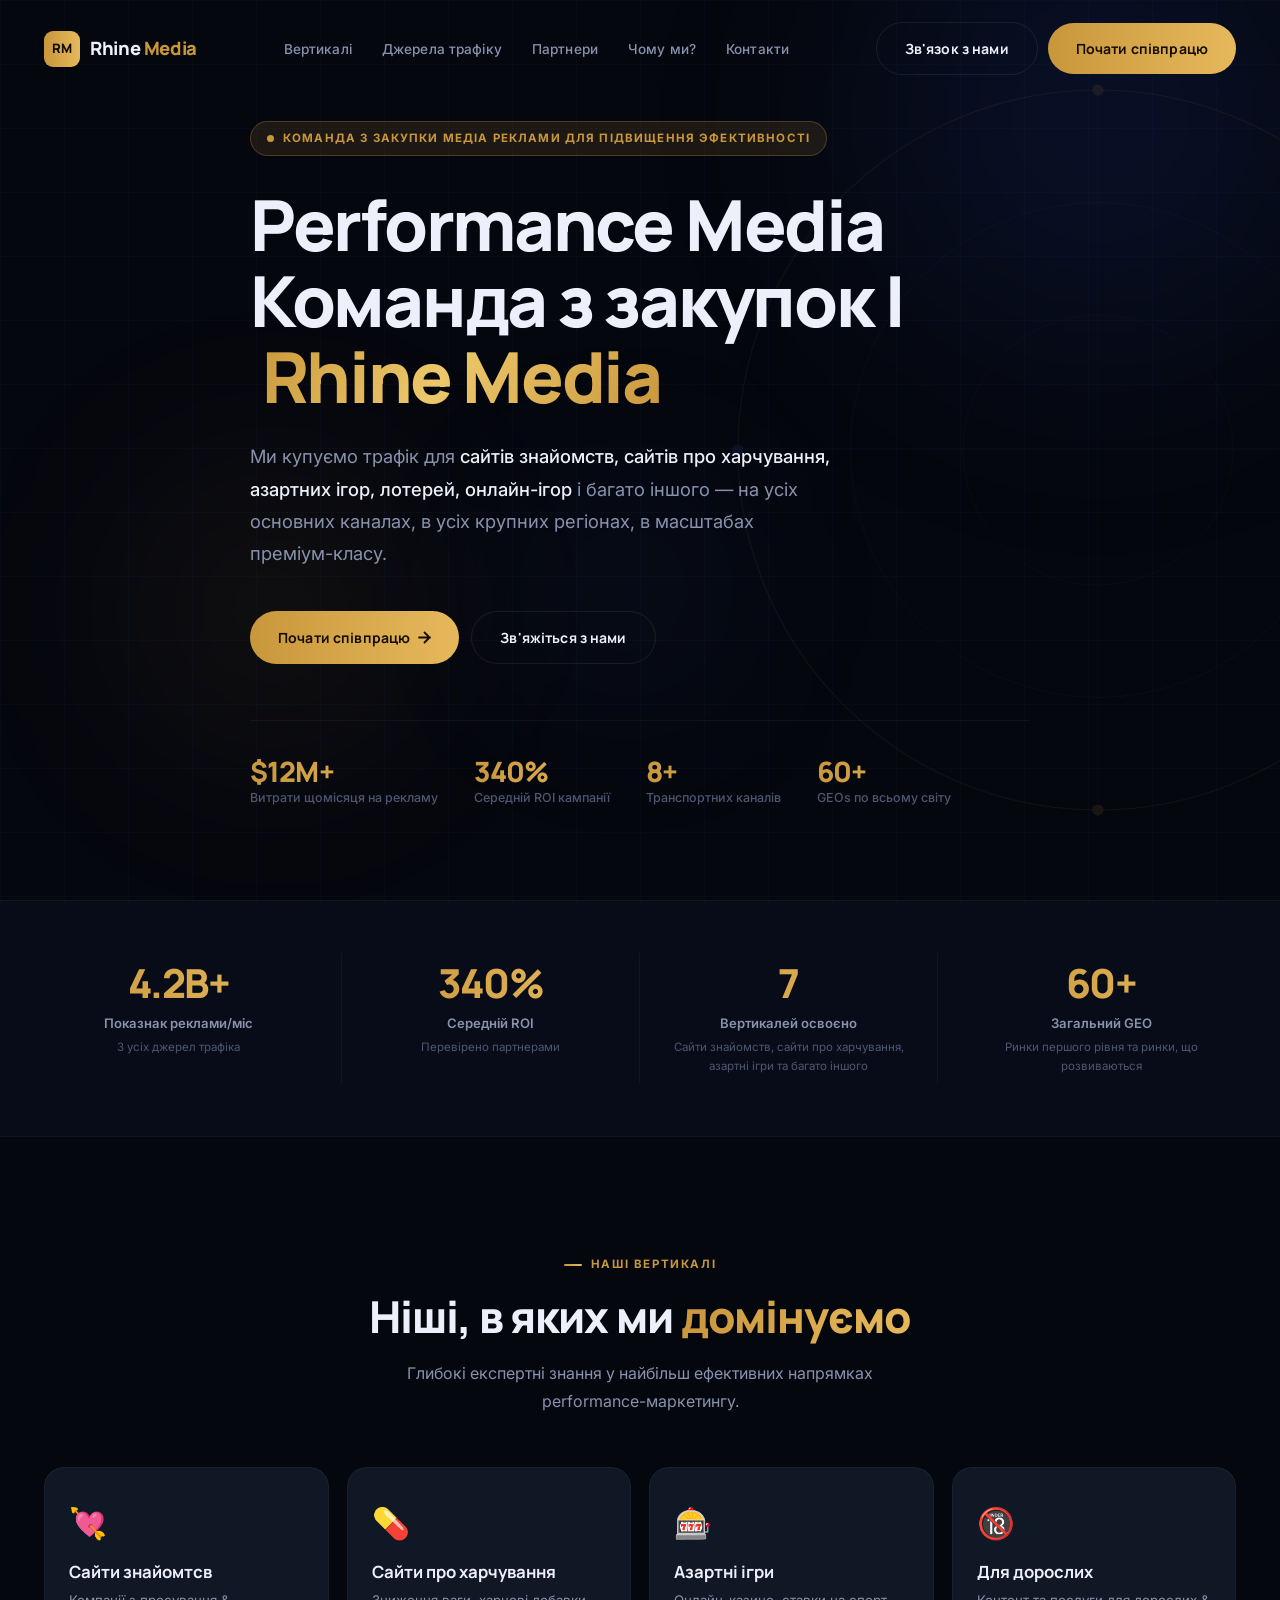
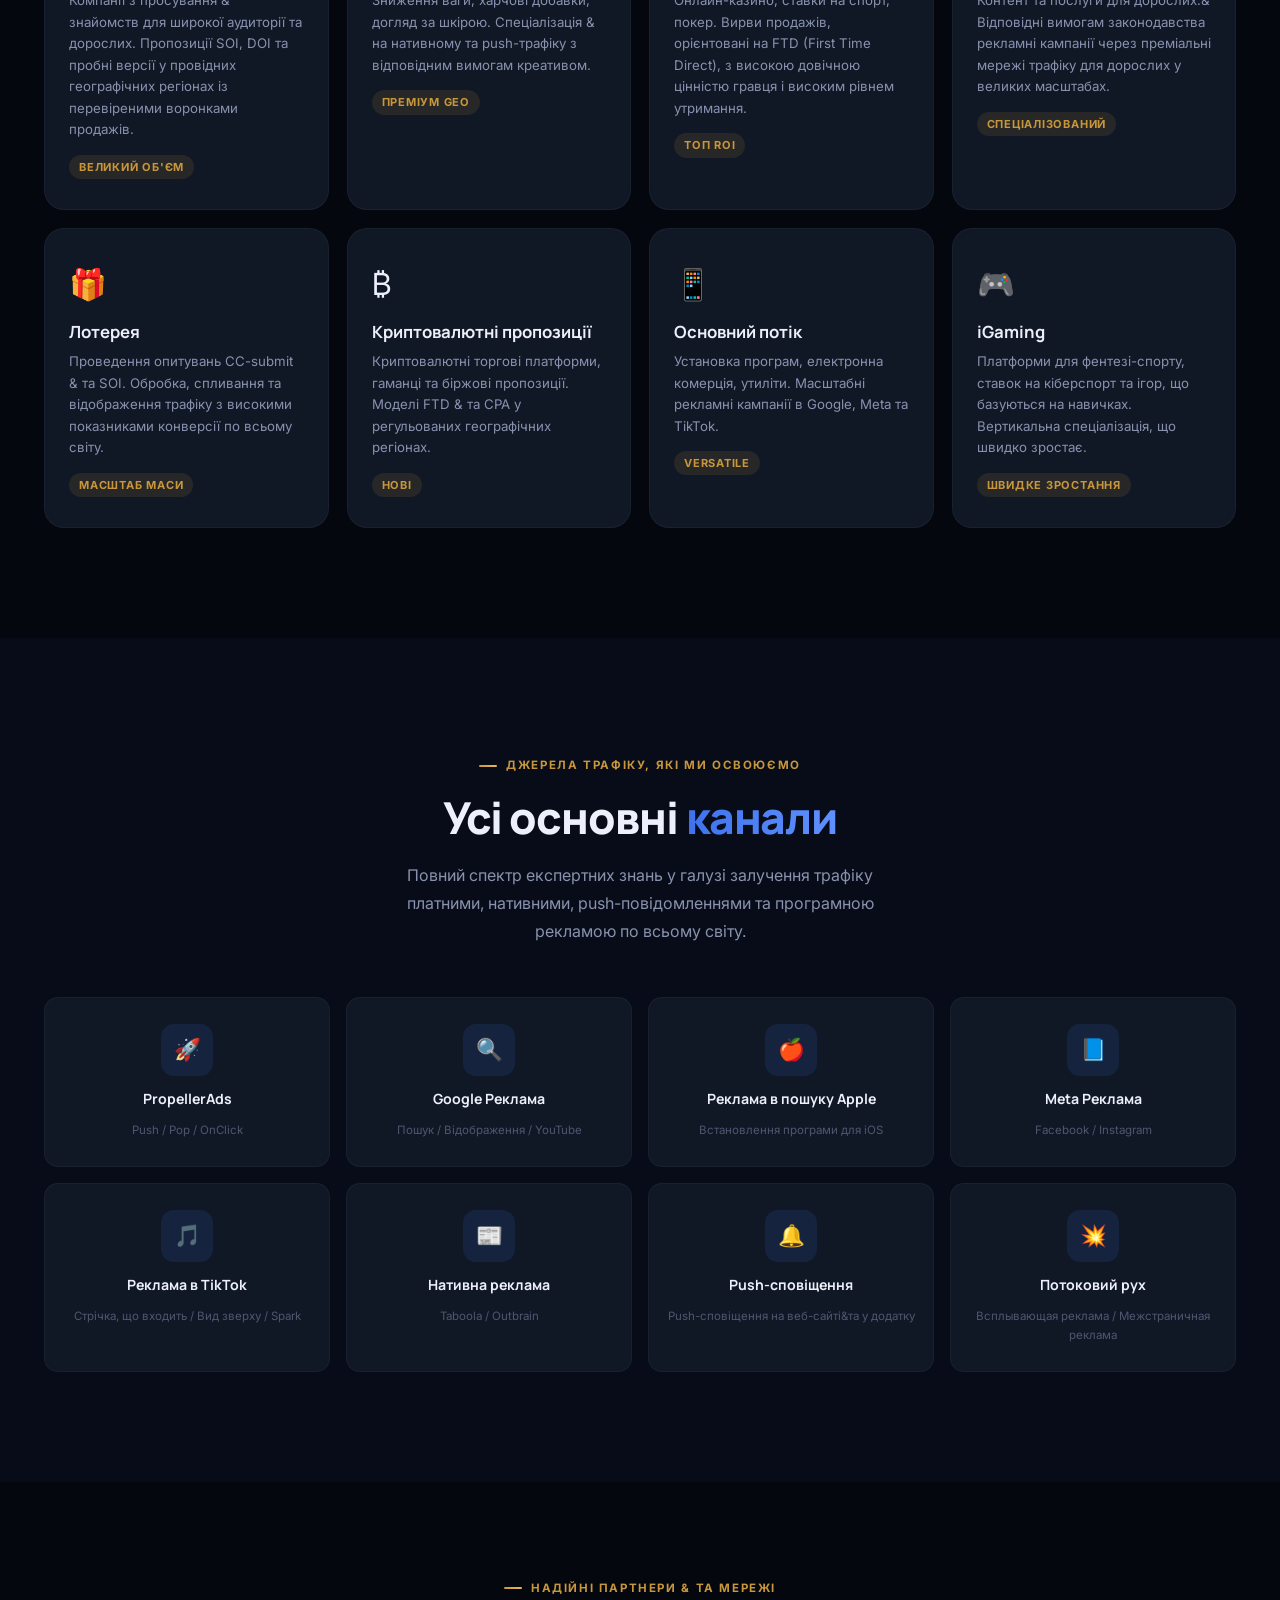
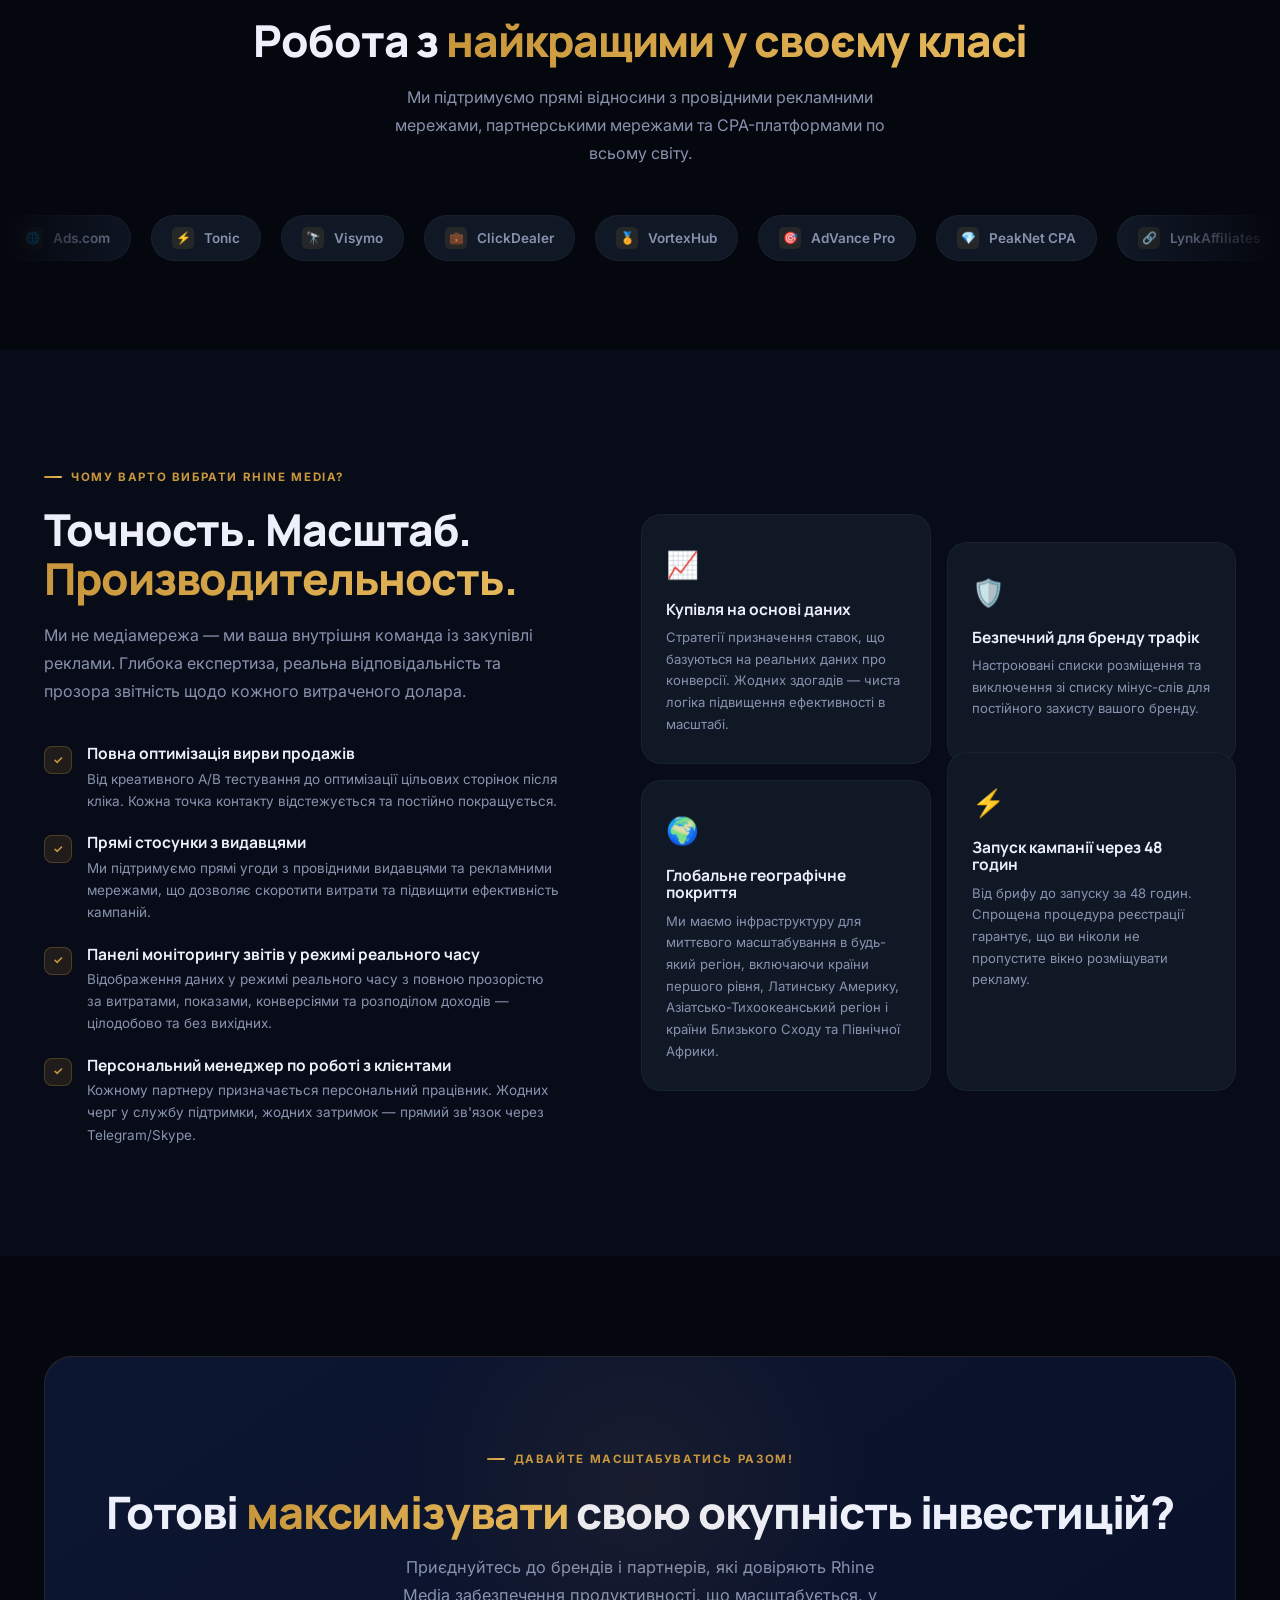
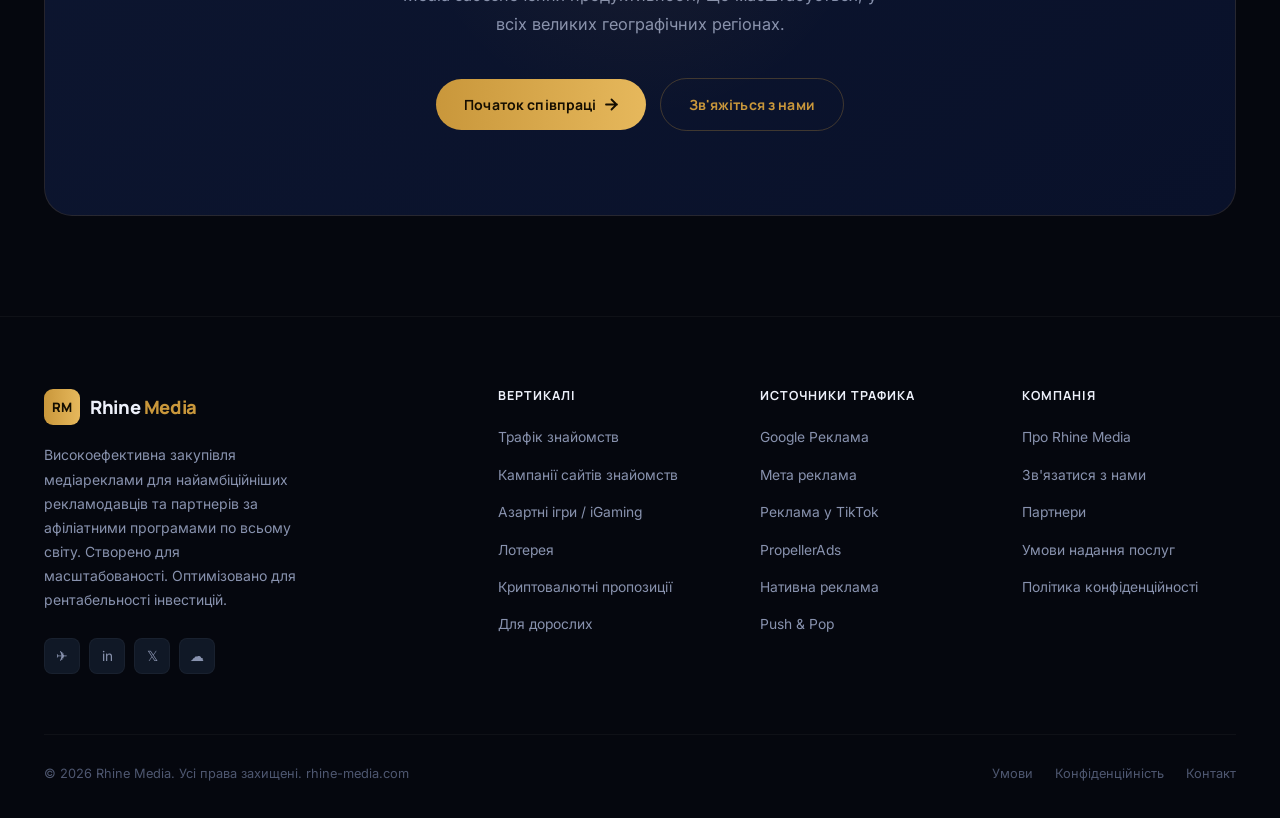
<file: index.html>
<!DOCTYPE html>
<html lang="en">
<head>
  <meta charset="UTF-8" />
  <meta name="viewport" content="width=device-width, initial-scale=1.0" />
  <title>Rhine Media — Performance Media Buying Agency</title>
  <meta name="description" content="Rhine Media is a premium performance media buying agency. We buy traffic for Dating, Nutra, Gambling, Sweepstakes, iGaming and more — globally at scale." />
  <meta property="og:title" content="Rhine Media — Performance Media Buying Agency" />
  <meta property="og:description" content="Premium media buying team. Dating, Nutra, Gambling, Sweepstakes, iGaming. $12M+ monthly ad spend." />
  <meta property="og:type" content="website" />
  <link rel="preconnect" href="https://fonts.googleapis.com" />
  <link rel="preconnect" href="https://fonts.gstatic.com" crossorigin />
  <link href="https://fonts.googleapis.com/css2?family=Manrope:wght@300;400;500;600;700;800;900&family=Inter:wght@300;400;500;600;700&display=swap" rel="stylesheet" />
  <link rel="stylesheet" href="style.css" />
</head>
<body>

  <!-- =========================================================
       NAVIGATION
  ========================================================= -->
  <nav class="navbar" id="navbar">
    <div class="container">
      <div class="nav-inner">

        <!-- Logo -->
        <a href="index.html" class="logo">
          <div class="logo-mark">RM</div>
          <div class="logo-name">Rhine <span>Media</span></div>
        </a>

        <!-- Desktop links -->
        <ul class="nav-links">
          <li><a href="#verticals">Вертикалі</a></li>
          <li><a href="#traffic">Джерела трафіку</a></li>
          <li><a href="#partners">Партнери</a></li>
          <li><a href="#why-us">Чому ми?</a></li>
          <li><a href="contact.html">Контакти</a></li>
        </ul>

        <!-- Right CTA + hamburger -->
        <div class="nav-right">
          <a href="contact.html" class="btn btn-ghost">Зв'язок з нами</a>
          <a href="contact.html" class="btn btn-primary">Почати співпрацю</a>
          <button class="ham" id="ham" aria-label="Open menu">
            <span></span><span></span><span></span>
          </button>
        </div>

      </div>
    </div>
  </nav>

  <!-- Mobile menu drawer -->
  <div class="mob-menu" id="mobMenu">
    <span class="mob-close" id="mobClose">✕</span>
    <a href="#verticals" class="mob-link">Вертикалі</a>
    <a href="#traffic" class="mob-link">Джерела трафіку</a>
    <a href="#partners" class="mob-link">Партнери</a>
    <a href="#why-us" class="mob-link">Чому ми?</a>
    <a href="contact.html" class="mob-link">Контакти</a>
    <a href="contact.html" class="btn btn-primary" style="margin-top:14px;">Почати співпрацю</a>
  </div>


  <!-- =========================================================
       HERO
  ========================================================= -->
  <section class="hero">

    <!-- Decorative BG -->
    <div class="hero-grid"></div>
    <div class="orb orb-a"></div>
    <div class="orb orb-b"></div>
    <div class="orb orb-c"></div>

    <!-- Decorative SVG rings (right side) -->
    <div class="hero-deco" aria-hidden="true">
      <svg viewBox="0 0 600 800" fill="none" xmlns="http://www.w3.org/2000/svg" preserveAspectRatio="xMidYMid slice">
        <circle cx="400" cy="400" r="320" stroke="rgba(201,151,59,0.6)" stroke-width="1"/>
        <circle cx="400" cy="400" r="220" stroke="rgba(62,114,236,0.5)" stroke-width="0.8"/>
        <circle cx="400" cy="400" r="120" stroke="rgba(201,151,59,0.4)" stroke-width="0.6"/>
        <line x1="80" y1="400" x2="720" y2="400" stroke="rgba(255,255,255,0.2)" stroke-width="0.5"/>
        <line x1="400" y1="80" x2="400" y2="720" stroke="rgba(255,255,255,0.2)" stroke-width="0.5"/>
        <circle cx="400" cy="80" r="5" fill="rgba(201,151,59,0.8)"/>
        <circle cx="720" cy="400" r="5" fill="rgba(62,114,236,0.8)"/>
        <circle cx="400" cy="720" r="5" fill="rgba(201,151,59,0.8)"/>
        <circle cx="80"  cy="400" r="5" fill="rgba(62,114,236,0.8)"/>
      </svg>
    </div>

    <div class="container" style="position:relative; z-index:2;">
      <div style="max-width:780px;">

        <!-- Status badge -->
        <div class="hero-badge" data-a="up">
          <span class="badge-pulse"></span>
          Команда з закупки медіа реклами для підвищення эфективності
        </div>

        <!-- Headline -->
        <h1 class="hero-h1" data-a="up" data-d="1">
          <span style="display:block;">Performance Media</span>
          <span style="display:block;">Команда з закупок&nbsp;|&nbsp;<span class="hl">Rhine Media</span></span>
        </h1>

        <!-- Subheadline -->
        <p class="hero-sub" data-a="up" data-d="2">
          Ми купуємо трафік для <strong>сайтів знайомств, сайтів про харчування, азартних ігор, лотерей, онлайн-ігор</strong> і багато іншого —
          на усіх основних каналах, в усіх крупних регіонах, в масштабах преміум-класу.
        </p>

        <!-- Action buttons -->
        <div class="hero-actions" data-a="up" data-d="3">
          <a href="contact.html" class="btn btn-primary">
            Почати співпрацю
            <svg width="13" height="13" viewBox="0 0 13 13" fill="none" aria-hidden="true">
              <path d="M1 6.5h11M6.5 1.5l5 5-5 5" stroke="currentColor" stroke-width="1.8" stroke-linecap="round" stroke-linejoin="round"/>
            </svg>
          </a>
          <a href="contact.html" class="btn btn-ghost">Зв'яжіться з нами</a>
        </div>

        <!-- KPI strip -->
        <div class="hero-kpis" data-a="up" data-d="4">
          <div class="kpi">
            <span class="kpi-v">$12M+</span>
            <span class="kpi-l">Витрати щомісяця на рекламу</span>
          </div>
          <div class="kpi">
            <span class="kpi-v">340%</span>
            <span class="kpi-l">Середній ROI кампанії</span>
          </div>
          <div class="kpi">
            <span class="kpi-v">8+</span>
            <span class="kpi-l">Транспортних каналів</span>
          </div>
          <div class="kpi">
            <span class="kpi-v">60+</span>
            <span class="kpi-l">GEOs по всьому світу</span>
          </div>
        </div>

      </div>
    </div>
  </section>


  <!-- =========================================================
       STATS BAND
  ========================================================= -->
  <div class="stats-band">
    <div class="container">
      <div class="stats-row">

        <div class="stat-cell" data-a="up">
          <div class="stat-num">4.2B+</div>
          <div class="stat-lbl">Показнак реклами/міс</div>
          <div class="stat-sub">З усіх джерел трафіка</div>
        </div>

        <div class="stat-cell" data-a="up" data-d="2">
          <div class="stat-num">340%</div>
          <div class="stat-lbl">Середній ROI</div>
          <div class="stat-sub">Перевірено партнерами</div>
        </div>

        <div class="stat-cell" data-a="up" data-d="3">
          <div class="stat-num">7</div>
          <div class="stat-lbl">Вертикалей освоєно</div>
          <div class="stat-sub">Сайти знайомств, сайти про харчування, азартні ігри та багато іншого</div>
        </div>

        <div class="stat-cell" data-a="up" data-d="4">
          <div class="stat-num">60+</div>
          <div class="stat-lbl">Загальний GEO</div>
          <div class="stat-sub">Ринки першого рівня та ринки, що розвиваються</div>
        </div>

      </div>
    </div>
  </div>


  <!-- =========================================================
       VERTICALS
  ========================================================= -->
  <section class="section verticals" id="verticals">
    <div class="container">

      <div class="sec-center" data-a="up">
        <div class="eyebrow">Наші вертикалі</div>
        <h2 class="sec-title">Ніші, в яких ми  <span class="text-gold">домінуємо</span></h2>
        <p class="sec-sub">Глибокі експертні знання у найбільш ефективних напрямках performance-маркетингу.</p>
      </div>

      <div class="v-grid">

        <!-- Dating -->
        <div class="v-card" data-a="up" data-d="1">
          <span class="v-emoji">💘</span>
          <h3 class="v-name">Сайти знайомтсв</h3>
          <p class="v-desc">Компанії з просування &amp; знайомств для широкої аудиторії та дорослих. Пропозиції SOI, DOI та пробні версії у провідних географічних регіонах із перевіреними воронками продажів.</p>
          <span class="v-pill">Великий об'єм</span>
        </div>

        <!-- Nutra -->
        <div class="v-card" data-a="up" data-d="2">
          <span class="v-emoji">💊</span>
          <h3 class="v-name">Сайти про харчування</h3>
          <p class="v-desc">Зниження ваги, харчові добавки, догляд за шкірою. Спеціалізація &amp; на нативному та push-трафіку з відповідним вимогам креативом.</p>
          <span class="v-pill">Преміум GEO</span>
        </div>

        <!-- Gambling -->
        <div class="v-card" data-a="up" data-d="3">
          <span class="v-emoji">🎰</span>
          <h3 class="v-name">Азартні ігри</h3>
          <p class="v-desc">Онлайн-казино, ставки на спорт, покер. Вирви продажів, орієнтовані на FTD (First Time Direct), з високою довічною цінністю гравця і високим рівнем утримання.</p>
          <span class="v-pill">Tоп ROI</span>
        </div>

        <!-- Adult -->
        <div class="v-card" data-a="up" data-d="4">
          <span class="v-emoji">🔞</span>
          <h3 class="v-name">Для дорослих</h3>
          <p class="v-desc">Контент та послуги для дорослих.&amp; Відповідні вимогам законодавства рекламні кампанії через преміальні мережі трафіку для дорослих у великих масштабах.</p>
          <span class="v-pill">Спеціалізований</span>
        </div>

        <!-- Sweepstakes -->
        <div class="v-card" data-a="up" data-d="1">
          <span class="v-emoji">🎁</span>
          <h3 class="v-name">Лотерея</h3>
          <p class="v-desc">Проведення опитувань CC-submit &amp; та SOI. Обробка, спливання та відображення трафіку з високими показниками конверсії по всьому світу.</p>
          <span class="v-pill">Масштаб маси</span>
        </div>

        <!-- Crypto -->
        <div class="v-card" data-a="up" data-d="2">
          <span class="v-emoji">₿</span>
          <h3 class="v-name">Криптовалютні пропозиції</h3>
          <p class="v-desc">Криптовалютні торгові платформи, гаманці та біржові пропозиції. Моделі FTD &amp; та CPA у регульованих географічних регіонах.</p>
          <span class="v-pill">Нові</span>
        </div>

        <!-- Mainstream -->
        <div class="v-card" data-a="up" data-d="3">
          <span class="v-emoji">📱</span>
          <h3 class="v-name">Основний потік</h3>
          <p class="v-desc">Установка програм, електронна комерція, утиліти. Масштабні рекламні кампанії в Google, Meta та TikTok.</p>
          <span class="v-pill">Versatile</span>
        </div>

        <!-- iGaming -->
        <div class="v-card" data-a="up" data-d="4">
          <span class="v-emoji">🎮</span>
          <h3 class="v-name">iGaming</h3>
          <p class="v-desc">Платформи для фентезі-спорту, ставок на кіберспорт та ігор, що базуються на навичках. Вертикальна спеціалізація, що швидко зростає.</p>
          <span class="v-pill">Швидке зростання</span>
        </div>

      </div>
    </div>
  </section>


  <!-- =========================================================
       TRAFFIC SOURCES
  ========================================================= -->
  <section class="section traffic" id="traffic">
    <div class="container">

      <div class="sec-center" data-a="up">
        <div class="eyebrow">Джерела трафіку, які ми освоюємо</div>
        <h2 class="sec-title">Усі основні <span class="text-blue">канали</span></h2>
        <p class="sec-sub">Повний спектр експертних знань у галузі залучення трафіку платними, нативними, push-повідомленнями та програмною рекламою по всьому світу.</p>
      </div>

      <div class="src-grid">

        <div class="src-card" data-a="scale" data-d="1">
          <div class="src-ico">🚀</div>
          <div class="src-name">PropellerAds</div>
          <div class="src-sub">Push / Pop / OnClick</div>
        </div>

        <div class="src-card" data-a="scale" data-d="2">
          <div class="src-ico">🔍</div>
          <div class="src-name">Google Реклама</div>
          <div class="src-sub">Пошук / Відображення / YouTube</div>
        </div>

        <div class="src-card" data-a="scale" data-d="3">
          <div class="src-ico">🍎</div>
          <div class="src-name">Реклама в пошуку Apple</div>
          <div class="src-sub">Встановлення програми для iOS</div>
        </div>

        <div class="src-card" data-a="scale" data-d="4">
          <div class="src-ico">📘</div>
          <div class="src-name">Meta Реклама</div>
          <div class="src-sub">Facebook / Instagram</div>
        </div>

        <div class="src-card" data-a="scale" data-d="1">
          <div class="src-ico">🎵</div>
          <div class="src-name">Реклама в TikTok</div>
          <div class="src-sub">Стрічка, що входить / Вид зверху / Spark</div>
        </div>

        <div class="src-card" data-a="scale" data-d="2">
          <div class="src-ico">📰</div>
          <div class="src-name">Нативна реклама</div>
          <div class="src-sub">Taboola / Outbrain</div>
        </div>

        <div class="src-card" data-a="scale" data-d="3">
          <div class="src-ico">🔔</div>
          <div class="src-name">Push-сповіщення</div>
          <div class="src-sub">Push-сповіщення на веб-сайті&amp;та у додатку</div>
        </div>

        <div class="src-card" data-a="scale" data-d="4">
          <div class="src-ico">💥</div>
          <div class="src-name">Потоковий рух</div>
          <div class="src-sub">Всплывающая реклама / Межстраничная реклама</div>
        </div>

      </div>
    </div>
  </section>


  <!-- =========================================================
       PARTNERS MARQUEE
  ========================================================= -->
  <section class="partners" id="partners">
    <div class="container">
      <div class="sec-center" data-a="up">
        <div class="eyebrow">Надійні партнери  &amp; та мережі</div>
        <h2 class="sec-title">Робота з <span class="text-gold">найкращими у своєму класі</span></h2>
        <p class="sec-sub">Ми підтримуємо прямі відносини з провідними рекламними мережами, партнерськими мережами та CPA-платформами по всьому світу.</p>
      </div>
    </div>

    <!-- Scrolling marquee strip -->
    <div class="marquee-wrap" style="margin-top:44px;">
      <div class="marquee-track">
        <!-- Set 1 -->
        <div class="p-chip"><div class="p-chip-ico">🌐</div><span class="p-chip-name">Ads.com</span></div>
        <div class="p-chip"><div class="p-chip-ico">⚡</div><span class="p-chip-name">Tonic</span></div>
        <div class="p-chip"><div class="p-chip-ico">🔭</div><span class="p-chip-name">Visymo</span></div>
        <div class="p-chip"><div class="p-chip-ico">💼</div><span class="p-chip-name">ClickDealer</span></div>
        <div class="p-chip"><div class="p-chip-ico">🏅</div><span class="p-chip-name">VortexHub</span></div>
        <div class="p-chip"><div class="p-chip-ico">🎯</div><span class="p-chip-name">AdVance Pro</span></div>
        <div class="p-chip"><div class="p-chip-ico">💎</div><span class="p-chip-name">PeakNet CPA</span></div>
        <div class="p-chip"><div class="p-chip-ico">🔗</div><span class="p-chip-name">LynkAffiliates</span></div>
        <div class="p-chip"><div class="p-chip-ico">🚀</div><span class="p-chip-name">FluxMedia</span></div>
        <div class="p-chip"><div class="p-chip-ico">🌟</div><span class="p-chip-name">NorthStar Network</span></div>
        <div class="p-chip"><div class="p-chip-ico">📊</div><span class="p-chip-name">Affiliate Networks</span></div>
        <div class="p-chip"><div class="p-chip-ico">🤝</div><span class="p-chip-name">CPA Networks</span></div>
        <!-- Set 2 — duplicate for seamless infinite scroll -->
        <div class="p-chip"><div class="p-chip-ico">🌐</div><span class="p-chip-name">Ads.com</span></div>
        <div class="p-chip"><div class="p-chip-ico">⚡</div><span class="p-chip-name">Tonic</span></div>
        <div class="p-chip"><div class="p-chip-ico">🔭</div><span class="p-chip-name">Visymo</span></div>
        <div class="p-chip"><div class="p-chip-ico">💼</div><span class="p-chip-name">ClickDealer</span></div>
        <div class="p-chip"><div class="p-chip-ico">🏅</div><span class="p-chip-name">VortexHub</span></div>
        <div class="p-chip"><div class="p-chip-ico">🎯</div><span class="p-chip-name">AdVance Pro</span></div>
        <div class="p-chip"><div class="p-chip-ico">💎</div><span class="p-chip-name">PeakNet CPA</span></div>
        <div class="p-chip"><div class="p-chip-ico">🔗</div><span class="p-chip-name">LynkAffiliates</span></div>
        <div class="p-chip"><div class="p-chip-ico">🚀</div><span class="p-chip-name">FluxMedia</span></div>
        <div class="p-chip"><div class="p-chip-ico">🌟</div><span class="p-chip-name">NorthStar Network</span></div>
        <div class="p-chip"><div class="p-chip-ico">📊</div><span class="p-chip-name">Affiliate Networks</span></div>
        <div class="p-chip"><div class="p-chip-ico">🤝</div><span class="p-chip-name">CPA Networks</span></div>
      </div>
    </div>
  </section>


  <!-- =========================================================
       WHY US / FEATURES
  ========================================================= -->
  <section class="section features" id="why-us">
    <div class="container">
      <div class="feat-layout">

        <!-- Left: content + checklist -->
        <div class="feat-content">
          <div class="eyebrow" data-a="left">Чому варто вибрати Rhine Media?</div>
          <h2 class="sec-title" data-a="left" data-d="1">
            Точность. Масштаб.<br><span class="text-gold">Производительность.</span>
          </h2>
          <p class="sec-sub" data-a="left" data-d="2">
           Ми не медіамережа — ми ваша внутрішня команда із закупівлі реклами. Глибока експертиза, реальна відповідальність та прозора звітність щодо кожного витраченого долара.
          </p>

          <div class="check-list" style="margin-top:36px;">

            <div class="check-item" data-a="left" data-d="2">
              <div class="chk">✓</div>
              <div class="chk-body">
                <h4>Повна оптимізація вирви продажів</h4>
                <p>Від креативного A/B тестування до оптимізації цільових сторінок після кліка. Кожна точка контакту відстежується та постійно покращується.</p>
              </div>
            </div>

            <div class="check-item" data-a="left" data-d="3">
              <div class="chk">✓</div>
              <div class="chk-body">
                <h4>Прямі стосунки з видавцями</h4>
                <p>Ми підтримуємо прямі угоди з провідними видавцями та рекламними мережами, що дозволяє скоротити витрати та підвищити ефективність кампаній.</p>
              </div>
            </div>

            <div class="check-item" data-a="left" data-d="4">
              <div class="chk">✓</div>
              <div class="chk-body">
                <h4>Панелі моніторингу звітів у режимі реального часу</h4>
                <p>Відображення даних у режимі реального часу з повною прозорістю за витратами, показами, конверсіями та розподілом доходів — цілодобово та без вихідних.</p>
              </div>
            </div>

            <div class="check-item" data-a="left" data-d="5">
              <div class="chk">✓</div>
              <div class="chk-body">
                <h4>Персональний менеджер по роботі з клієнтами</h4>
                <p>Кожному партнеру призначається персональний працівник. Жодних черг у службу підтримки, жодних затримок — прямий зв'язок через Telegram/Skype.</p>
              </div>
            </div>

          </div>
        </div>

        <!-- Right: staggered cards -->
        <div class="feat-cards" data-a="right" data-d="2">

          <div class="fc">
            <div class="fc-ico">📈</div>
            <h4 class="fc-title">Купівля на основі даних</h4>
            <p class="fc-body">Стратегії призначення ставок, що базуються на реальних даних про конверсії. Жодних здогадів — чиста логіка підвищення ефективності в масштабі.</p>
          </div>

          <div class="fc">
            <div class="fc-ico">🛡️</div>
            <h4 class="fc-title">Безпечний для бренду трафік</h4>
            <p class="fc-body">Настроювані списки розміщення та виключення зі списку мінус-слів для постійного захисту вашого бренду.</p>
          </div>

          <div class="fc">
            <div class="fc-ico">🌍</div>
            <h4 class="fc-title">Глобальне географічне покриття</h4>
            <p class="fc-body">Ми маємо інфраструктуру для миттєвого масштабування в будь-який регіон, включаючи країни першого рівня, Латинську Америку, Азіатсько-Тихоокеанський регіон і країни Близького Сходу та Північної Африки.</p>
          </div>

          <div class="fc">
            <div class="fc-ico">⚡</div>
            <h4 class="fc-title">Запуск кампанії через 48 годин</h4>
            <p class="fc-body">Від брифу до запуску за 48 годин. Спрощена процедура реєстрації гарантує, що ви ніколи не пропустите вікно розміщувати рекламу.</p>
          </div>

        </div>

      </div>
    </div>
  </section>


  <!-- =========================================================
       CTA SECTION
  ========================================================= -->
  <section class="cta-sec">
    <div class="container">
      <div class="cta-box" data-a="scale">
        <div class="eyebrow" style="justify-content:center;">Давайте масштабуватись разом!</div>
        <h2>Готові <span class="text-gold">максимізувати</span> свою окупність інвестицій?</h2>
        <p>Приєднуйтесь до брендів і партнерів, які довіряють Rhine Media забезпечення продуктивності, що масштабується, у всіх великих географічних регіонах.</p>
        <div class="cta-btns">
          <a href="contact.html" class="btn btn-primary">
            Початок співпраці
            <svg width="13" height="13" viewBox="0 0 13 13" fill="none" aria-hidden="true">
              <path d="M1 6.5h11M6.5 1.5l5 5-5 5" stroke="currentColor" stroke-width="1.8" stroke-linecap="round" stroke-linejoin="round"/>
            </svg>
          </a>
          <a href="contact.html" class="btn btn-gold-outline">Зв'яжіться з нами</a>
        </div>
      </div>
    </div>
  </section>


  <!-- =========================================================
       FOOTER
  ========================================================= -->
  <footer class="footer">
    <div class="container">

      <div class="footer-cols">

        <!-- Brand col -->
        <div>
          <a href="index.html" class="logo">
            <div class="logo-mark">RM</div>
            <div class="logo-name">Rhine <span>Media</span></div>
          </a>
          <p class="fb-desc">
            Високоефективна закупівля медіареклами для найамбіційніших рекламодавців та партнерів за афіліатними програмами по всьому світу. Створено для масштабованості. Оптимізовано для рентабельності інвестицій.
          </p>
          <div class="footer-social">
            <a href="#" class="soc-btn" aria-label="Telegram">✈</a>
            <a href="#" class="soc-btn" aria-label="LinkedIn">in</a>
            <a href="#" class="soc-btn" aria-label="Twitter / X">𝕏</a>
            <a href="#" class="soc-btn" aria-label="Skype">☁</a>
          </div>
        </div>

        <!-- Services -->
        <div>
          <h4 class="fc-head">Вертикалі</h4>
          <ul class="fc-links">
            <li><a href="#verticals">Трафік знайомств</a></li>
            <li><a href="#verticals">Кампанії сайтів знайомств</a></li>
            <li><a href="#verticals">Азартні ігри / iGaming</a></li>
            <li><a href="#verticals">Лотерея</a></li>
            <li><a href="#verticals">Криптовалютні пропозиції</a></li>
            <li><a href="#verticals">Для дорослих</a></li>
          </ul>
        </div>

        <!-- Traffic -->
        <div>
          <h4 class="fc-head">Источники трафика</h4>
          <ul class="fc-links">
            <li><a href="#traffic">Google Реклама</a></li>
            <li><a href="#traffic">Мета реклама</a></li>
            <li><a href="#traffic">Реклама у TikTok</a></li>
            <li><a href="#traffic">PropellerAds</a></li>
            <li><a href="#traffic">Нативна реклама</a></li>
            <li><a href="#traffic">Push &amp; Pop</a></li>
          </ul>
        </div>

        <!-- Company -->
        <div>
          <h4 class="fc-head">Компанія</h4>
          <ul class="fc-links">
            <li><a href="#why-us">Про Rhine Media</a></li>
            <li><a href="contact.html">Зв'язатися з нами</a></li>
            <li><a href="#partners">Партнери</a></li>
            <li><a href="terms.html">Умови надання послуг</a></li>
            <li><a href="privacy-policy.html">Політика конфіденційності</a></li>
          </ul>
        </div>

      </div>

      <div class="footer-bottom">
        <p class="copy">© 2026 Rhine Media. Усі права захищені. <span style="color:var(--t3)">rhine-media.com</span></p>
        <nav class="f-legal" aria-label="Legal">
          <a href="terms.html">Умови</a>
          <a href="privacy-policy.html">Конфіденційність</a>
          <a href="contact.html">Контакт</a>
        </nav>
      </div>

    </div>
  </footer>
  <script>
   /* ---- Navbar: add .scrolled class on scroll ---- */
    const navbar = document.getElementById('navbar');
    const onScroll = () => {
      navbar.classList.toggle('scrolled', window.scrollY > 55);
    };
    window.addEventListener('scroll', onScroll, { passive: true });

    /* ---- Mobile menu toggle ---- */
    const ham     = document.getElementById('ham');
    const mobMenu = document.getElementById('mobMenu');
    const mobClose = document.getElementById('mobClose');

    ham.addEventListener('click', () => {
      mobMenu.classList.add('open');
      document.body.style.overflow = 'hidden';
    });

    const closeMenu = () => {
      mobMenu.classList.remove('open');
      document.body.style.overflow = '';
    };

    mobClose.addEventListener('click', closeMenu);
    mobMenu.querySelectorAll('.mob-link').forEach(l => l.addEventListener('click', closeMenu));

    /* ---- Scroll-reveal via IntersectionObserver ---- */
    const revealEls = document.querySelectorAll('[data-a]');

    const revealObs = new IntersectionObserver((entries) => {
      entries.forEach(entry => {
        if (entry.isIntersecting) {
          entry.target.classList.add('vis');
        }
      });
    }, { threshold: 0.1, rootMargin: '0px 0px -48px 0px' });

    revealEls.forEach(el => revealObs.observe(el));

    /* ---- Parallax: hero orbs on scroll ---- */
    const orbA = document.querySelector('.orb-a');
    const orbB = document.querySelector('.orb-b');

    window.addEventListener('scroll', () => {
      const y = window.scrollY;
      if (orbA) orbA.style.transform = `translateY(${y * 0.12}px)`;
      if (orbB) orbB.style.transform = `translateY(${y * 0.08}px)`;
    }, { passive: true });
  </script>

<script defer src="https://static.cloudflareinsights.com/beacon.min.js/v833ccba57c9e4d2798f2e76cebdd09a11778172276447" integrity="sha512-57MDmcccJXYtNnH+ZiBwzC4jb2rvgVCEokYN+L/nLlmO8rfYT/gIpW2A569iJ/3b+0UEasghjuZH/ma3wIs/EQ==" data-cf-beacon='{"version":"2024.11.0","token":"798bb26057674b49b1f9435dd6eb6a12","r":1,"server_timing":{"name":{"cfCacheStatus":true,"cfEdge":true,"cfExtPri":true,"cfL4":true,"cfOrigin":true,"cfSpeedBrain":true},"location_startswith":null}}' crossorigin="anonymous"></script>
</body>
</html>
</file>
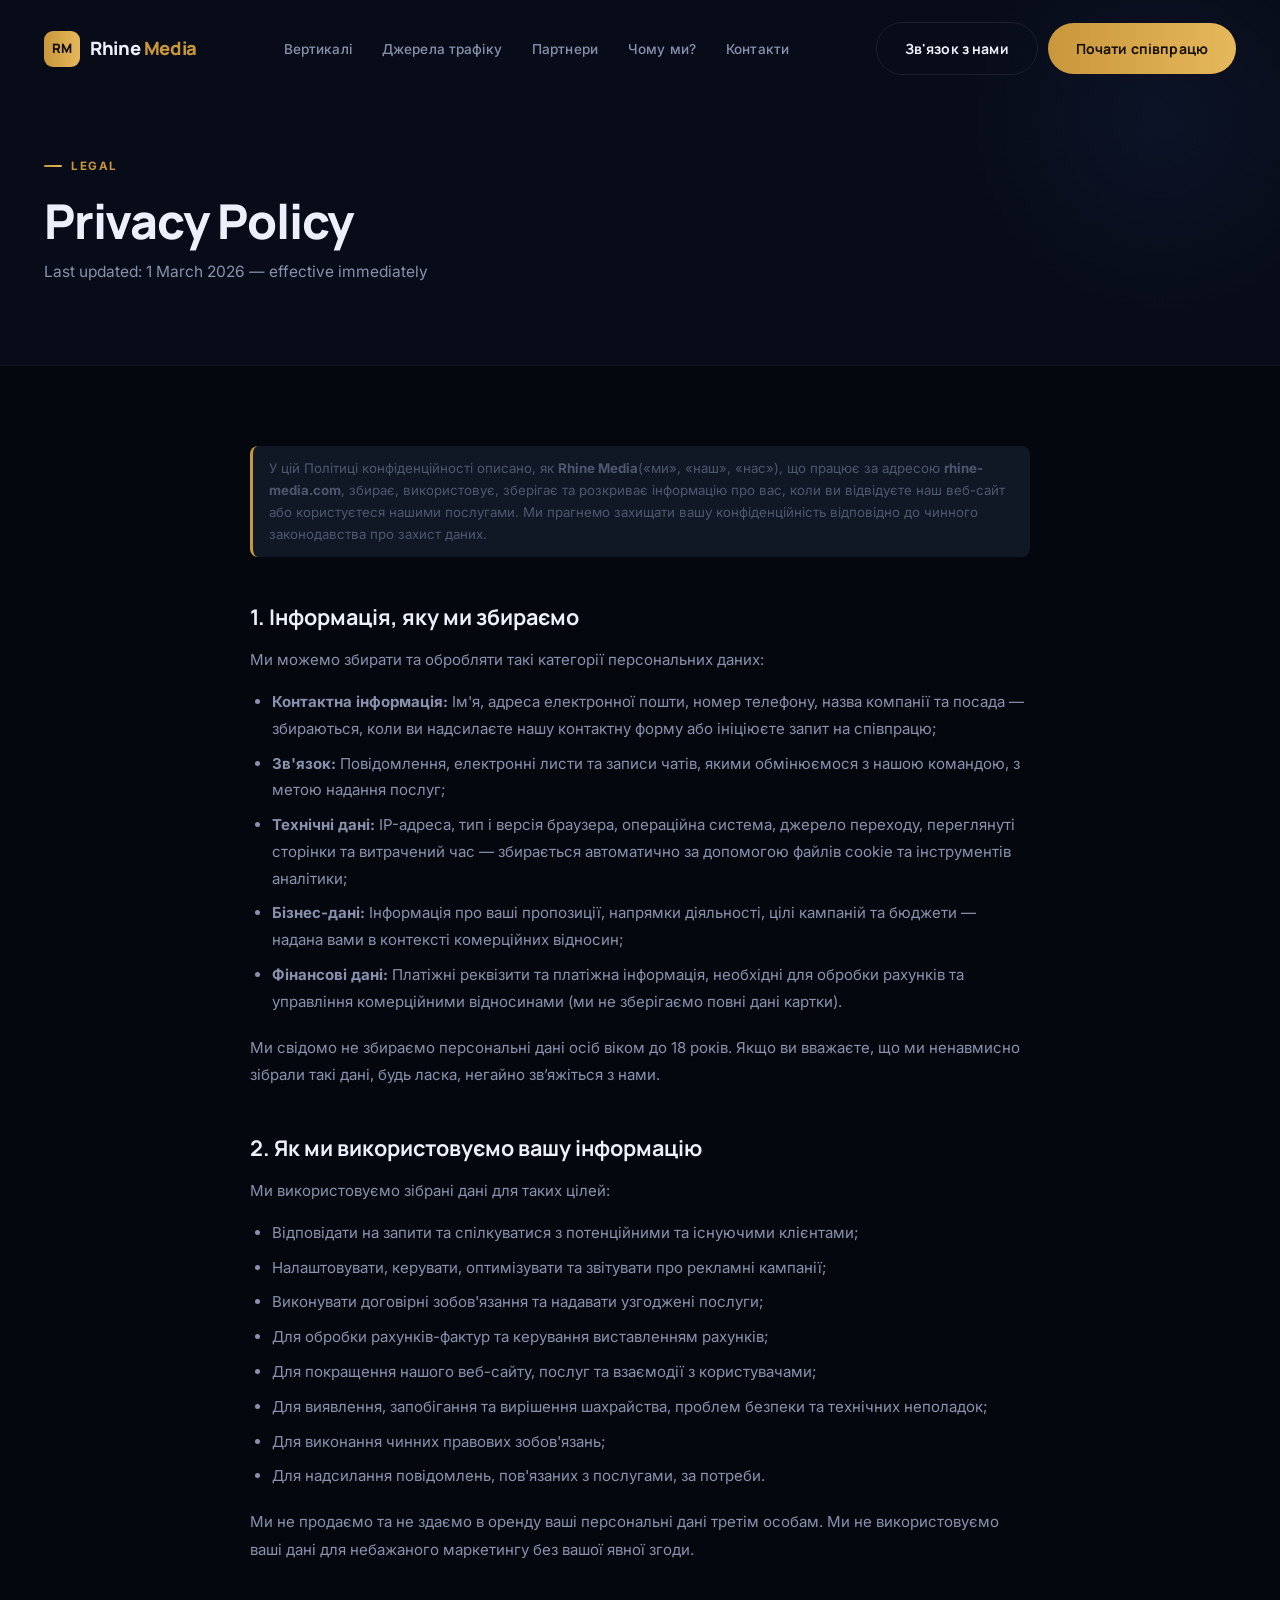
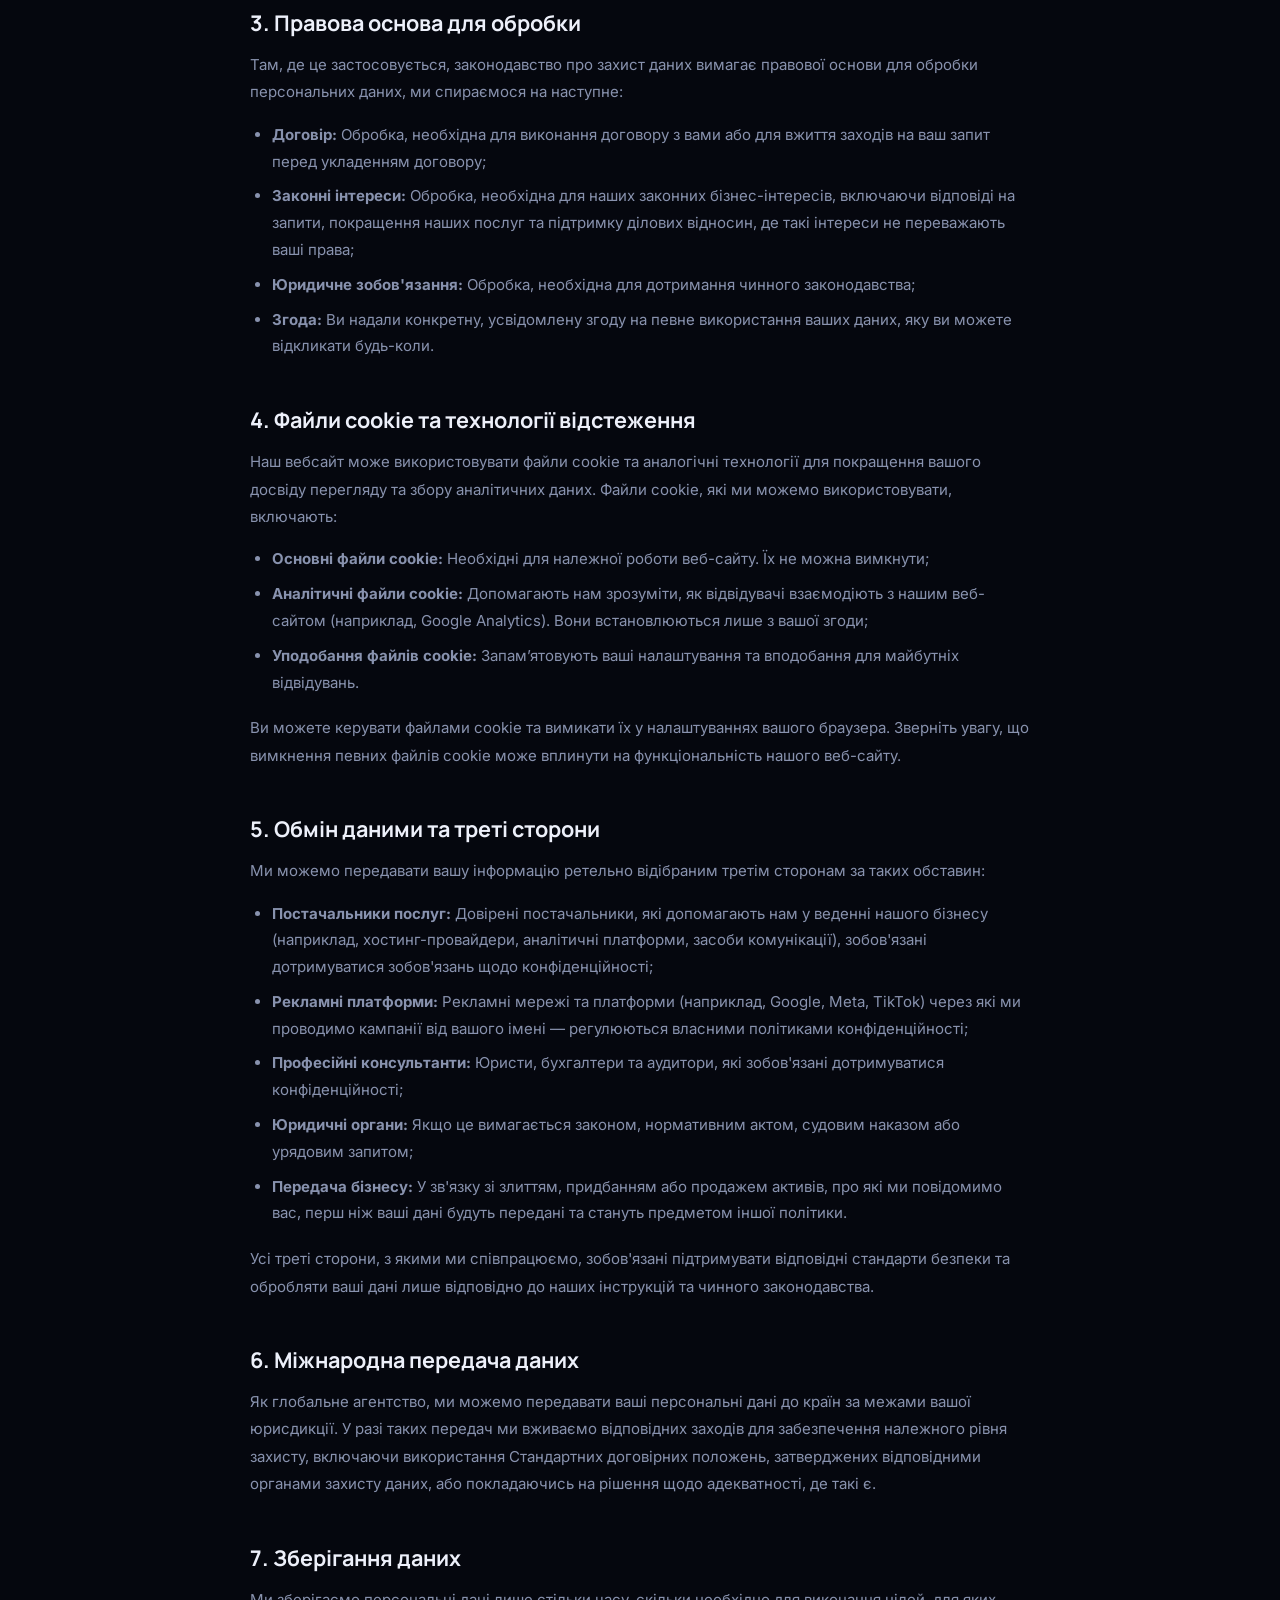
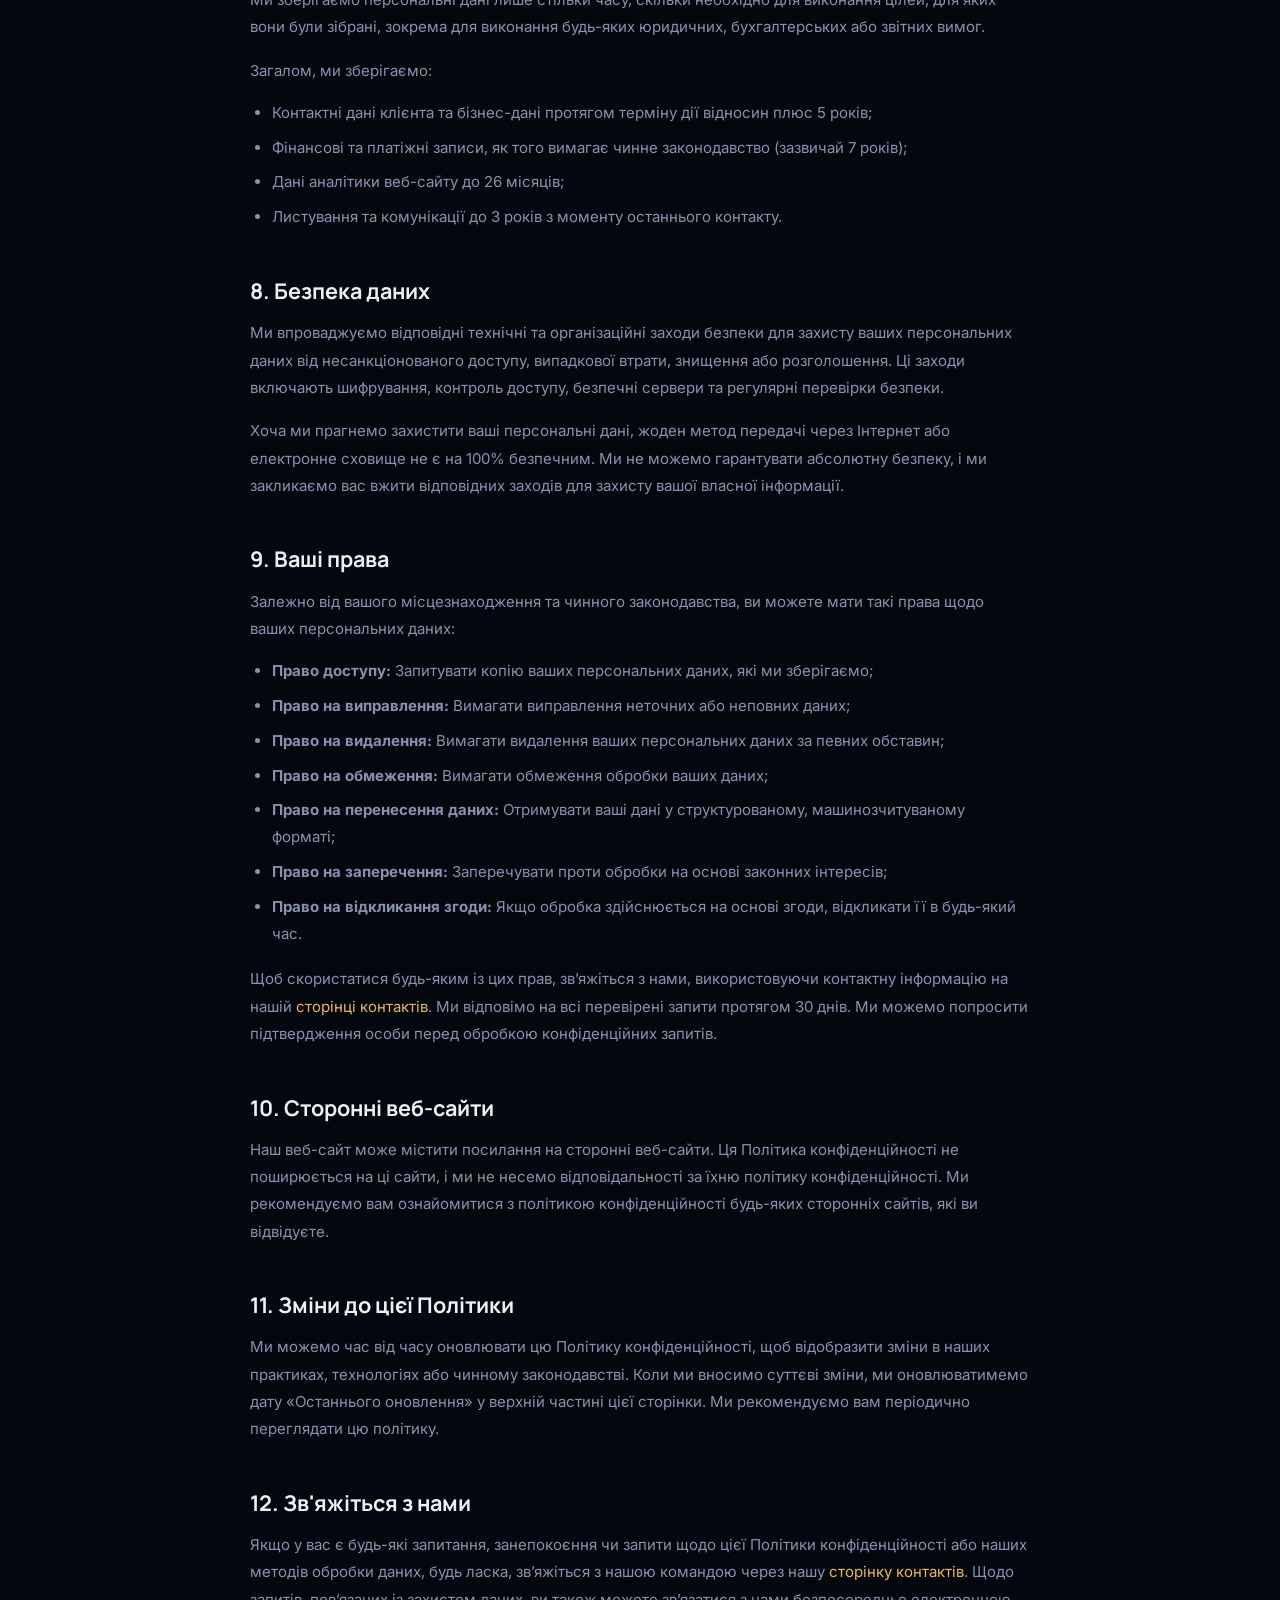
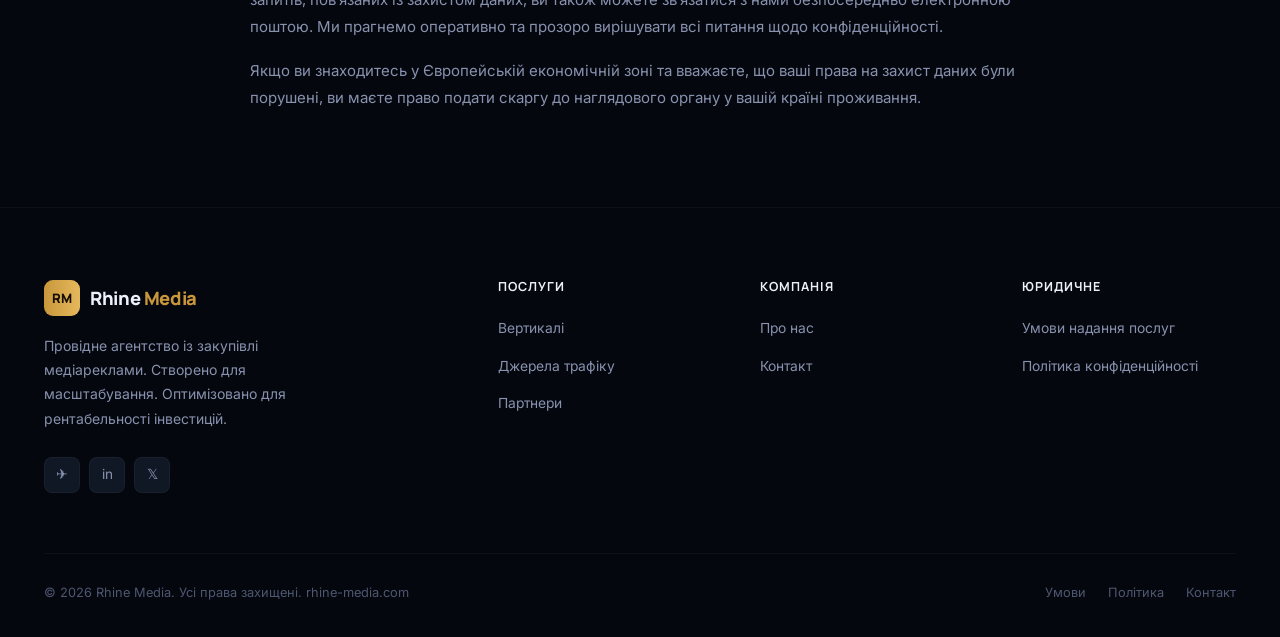
<file: privacy-policy.html>
<!DOCTYPE html>
<html lang="en">
<head>
  <meta charset="UTF-8" />
  <meta name="viewport" content="width=device-width, initial-scale=1.0" />
  <title>Privacy Policy — Rhine Media</title>
  <meta name="description" content="Privacy Policy for Rhine Media performance media buying agency. How we collect, use and protect your data." />
  <link rel="preconnect" href="https://fonts.googleapis.com" />
  <link rel="preconnect" href="https://fonts.gstatic.com" crossorigin />
  <link href="https://fonts.googleapis.com/css2?family=Manrope:wght@300;400;500;600;700;800;900&family=Inter:wght@300;400;500;600;700&display=swap" rel="stylesheet" />
  <link rel="stylesheet" href="style.css" />
</head>
<body>

   <!-- =========================================================
       NAVIGATION
  ========================================================= -->
  <nav class="navbar" id="navbar">
    <div class="container">
      <div class="nav-inner">

        <!-- Logo -->
        <a href="index.html" class="logo">
          <div class="logo-mark">RM</div>
          <div class="logo-name">Rhine <span>Media</span></div>
        </a>

        <!-- Desktop links -->
        <ul class="nav-links">
          <li><a href="#verticals">Вертикалі</a></li>
          <li><a href="#traffic">Джерела трафіку</a></li>
          <li><a href="#partners">Партнери</a></li>
          <li><a href="#why-us">Чому ми?</a></li>
          <li><a href="contact.html">Контакти</a></li>
        </ul>

        <!-- Right CTA + hamburger -->
        <div class="nav-right">
          <a href="contact.html" class="btn btn-ghost">Зв'язок з нами</a>
          <a href="contact.html" class="btn btn-primary">Почати співпрацю</a>
          <button class="ham" id="ham" aria-label="Open menu">
            <span></span><span></span><span></span>
          </button>
        </div>

      </div>
    </div>
  </nav>

  <!-- Mobile menu drawer -->
  <div class="mob-menu" id="mobMenu">
    <span class="mob-close" id="mobClose">✕</span>
    <a href="#verticals" class="mob-link">Вертикалі</a>
    <a href="#traffic" class="mob-link">Джерела трафіку</a>
    <a href="#partners" class="mob-link">Партнери</a>
    <a href="#why-us" class="mob-link">Чому ми?</a>
    <a href="contact.html" class="mob-link">Контакти</a>
    <a href="contact.html" class="btn btn-primary" style="margin-top:14px;">Почати співпрацю</a>
  </div>


  <!-- =========================================================
       PAGE HERO
  ========================================================= -->
  <header class="page-hero">
    <div class="container">
      <div class="eyebrow">Legal</div>
      <h1>Privacy Policy</h1>
      <p>Last updated: 1 March 2026 — effective immediately</p>
    </div>
  </header>


  <!-- =========================================================
       PRIVACY CONTENT
  ========================================================= -->
  <main class="page-body">
    <div class="container">
      <div class="legal-wrap">

        <div class="legal-meta">
          У цій Політиці конфіденційності описано, як <strong>Rhine Media</strong>(«ми», «наш», «нас»), що працює за адресою
          <strong>rhine-media.com</strong>, збирає, використовує, зберігає та розкриває інформацію про вас, коли ви відвідуєте 
          наш веб-сайт або користуєтеся нашими послугами. Ми прагнемо захищати вашу конфіденційність відповідно до чинного 
          законодавства про захист даних.
        </div>

        <h2>1. Інформація, яку ми збираємо</h2>
        <p>Ми можемо збирати та обробляти такі категорії персональних даних:</p>
        <ul>
          <li><strong>Контактна інформація:</strong> Ім'я, адреса електронної пошти, номер телефону, назва компанії та посада —
              збираються, коли ви надсилаєте нашу контактну форму або ініціюєте запит на співпрацю;</li>
          <li><strong>Зв'язок:</strong> Повідомлення, електронні листи та записи чатів, якими обмінюємося з нашою командою,
              з метою надання послуг;</li>
          <li><strong>Технічні дані:</strong> IP-адреса, тип і версія браузера, операційна система, джерело переходу, переглянуті 
              сторінки та витрачений час — збирається автоматично за допомогою файлів cookie та інструментів аналітики;</li>
          <li><strong>Бізнес-дані:</strong> Інформація про ваші пропозиції, напрямки діяльності, цілі кампаній та бюджети — надана 
              вами в контексті комерційних відносин;</li>
          <li><strong>Фінансові дані:</strong> Платіжні реквізити та платіжна інформація, необхідні для обробки
              рахунків та управління комерційними відносинами (ми не зберігаємо повні дані картки).</li>
        </ul>
        <p>
          Ми свідомо не збираємо персональні дані осіб віком до 18 років.
          Якщо ви вважаєте, що ми ненавмисно зібрали такі дані, будь ласка, негайно зв’яжіться з нами.
        </p>

        <h2>2. Як ми використовуємо вашу інформацію</h2>
        <p>Ми використовуємо зібрані дані для таких цілей:</p>
        <ul>
          <li>Відповідати на запити та спілкуватися з потенційними та існуючими клієнтами;</li>
          <li>Налаштовувати, керувати, оптимізувати та звітувати про рекламні кампанії;</li>
          <li>Виконувати договірні зобов'язання та надавати узгоджені послуги;</li>
          <li>Для обробки рахунків-фактур та керування виставленням рахунків;</li>
          <li>Для покращення нашого веб-сайту, послуг та взаємодії з користувачами;</li>
          <li>Для виявлення, запобігання та вирішення шахрайства, проблем безпеки та технічних неполадок;</li>
          <li>Для виконання чинних правових зобов'язань;</li>
          <li>Для надсилання повідомлень, пов'язаних з послугами, за потреби.</li>
        </ul>
        <p>
          Ми не продаємо та не здаємо в оренду ваші персональні дані третім особам. 
          Ми не використовуємо ваші дані для небажаного маркетингу без вашої явної згоди.
        </p>

        <h2>3. Правова основа для обробки</h2>
        <p>
          Там, де це застосовується, законодавство про захист даних вимагає правової основи для обробки персональних даних, ми спираємося на наступне:
        </p>
        <ul>
          <li><strong>Договір:</strong> Обробка, необхідна для виконання договору з вами або для вжиття заходів на ваш запит перед укладенням договору;</li>
          <li><strong>Законні інтереси:</strong> Обробка, необхідна для наших законних бізнес-інтересів, включаючи відповіді на запити, покращення наших 
          послуг та підтримку ділових відносин, де такі інтереси не переважають ваші права;</li>
          <li><strong>Юридичне зобов'язання:</strong> Обробка, необхідна для дотримання чинного законодавства;</li>
          <li><strong>Згода:</strong> Ви надали конкретну, усвідомлену згоду на певне використання ваших даних, яку ви можете відкликати будь-коли.</li>
        </ul>

        <h2>4. Файли cookie та технології відстеження</h2>
        <p>
          Наш вебсайт може використовувати файли cookie та аналогічні технології для покращення вашого досвіду перегляду та збору аналітичних даних. 
          Файли cookie, які ми можемо використовувати, включають:
        </p>
        <ul>
          <li><strong>Основні файли cookie:</strong> Необхідні для належної роботи веб-сайту. Їх не можна вимкнути;</li>
          <li><strong>Аналітичні файли cookie:</strong> Допомагають нам зрозуміти, як відвідувачі взаємодіють з нашим веб-сайтом (наприклад, Google Analytics). 
          Вони встановлюються лише з вашої згоди;</li>
          <li><strong>Уподобання файлів cookie:</strong> Запам’ятовують ваші налаштування та вподобання для майбутніх відвідувань.</li>
        </ul>
        <p>
          Ви можете керувати файлами cookie та вимикати їх у налаштуваннях вашого браузера. 
          Зверніть увагу, що вимкнення певних файлів cookie може вплинути на функціональність нашого веб-сайту.
        </p>

        <h2>5. Обмін даними та треті сторони</h2>
        <p>
          Ми можемо передавати вашу інформацію ретельно відібраним третім сторонам за таких обставин:
        </p>
        <ul>
          <li><strong>Постачальники послуг:</strong> Довірені постачальники, які допомагають нам у веденні нашого бізнесу 
          (наприклад, хостинг-провайдери, аналітичні платформи, засоби комунікації), зобов'язані дотримуватися зобов'язань щодо конфіденційності;</li>
          <li><strong>Рекламні платформи:</strong> Рекламні мережі та платформи (наприклад, Google, Meta, TikTok) через які ми проводимо кампанії 
          від вашого імені — регулюються власними політиками конфіденційності;</li>
          <li><strong>Професійні консультанти:</strong> Юристи, бухгалтери та аудитори, які зобов'язані дотримуватися конфіденційності;</li>
          <li><strong>Юридичні органи:</strong> Якщо це вимагається законом, нормативним актом, судовим наказом або урядовим запитом;</li>
          <li><strong>Передача бізнесу:</strong> У зв'язку зі злиттям, придбанням або продажем активів, про які ми повідомимо вас, 
          перш ніж ваші дані будуть передані та стануть предметом іншої політики.</li>
        </ul>
        <p>
          Усі треті сторони, з якими ми співпрацюємо, зобов'язані підтримувати відповідні 
          стандарти безпеки та обробляти ваші дані лише відповідно до наших інструкцій та чинного законодавства.
        </p>

        <h2>6. Міжнародна передача даних</h2>
        <p>
          Як глобальне агентство, ми можемо передавати ваші персональні дані до країн за межами вашої юрисдикції.
          У разі таких передач ми вживаємо відповідних заходів для забезпечення належного рівня захисту, включаючи використання Стандартних договірних положень, 
          затверджених відповідними органами захисту даних, або покладаючись на рішення
          щодо адекватності, де такі є.
        </p>

        <h2>7. Зберігання даних</h2>
        <p>
          Ми зберігаємо персональні дані лише стільки часу, скільки необхідно для виконання цілей, для яких вони були зібрані,
          зокрема для виконання будь-яких юридичних, бухгалтерських або звітних вимог.
        </p>
        <p>
          Загалом, ми зберігаємо:
        </p>
        <ul>
          <li>Контактні дані клієнта та бізнес-дані протягом терміну дії відносин плюс 5 років;</li>
          <li>Фінансові та платіжні записи, як того вимагає чинне законодавство (зазвичай 7 років);</li>
          <li>Дані аналітики веб-сайту до 26 місяців;</li>
          <li>Листування та комунікації до 3 років з моменту останнього контакту.</li>
        </ul>

        <h2>8. Безпека даних</h2>
        <p>
          Ми впроваджуємо відповідні технічні та організаційні заходи безпеки для захисту ваших персональних даних 
          від несанкціонованого доступу, випадкової втрати, знищення або розголошення. Ці заходи включають шифрування, 
          контроль доступу, безпечні сервери та регулярні перевірки безпеки.
        </p>
        <p>
          Хоча ми прагнемо захистити ваші персональні дані, жоден метод передачі через Інтернет або електронне сховище 
          не є на 100% безпечним. Ми не можемо гарантувати абсолютну безпеку, і ми закликаємо вас вжити відповідних заходів 
          для захисту вашої власної інформації.
        </p>

        <h2>9. Ваші права</h2>
        <p>
          Залежно від вашого місцезнаходження та чинного законодавства, ви можете мати такі права щодо ваших персональних даних:
        </p>
        <ul>
          <li><strong>Право доступу:</strong> Запитувати копію ваших персональних даних, які ми зберігаємо;</li>
          <li><strong>Право на виправлення:</strong> Вимагати виправлення неточних або неповних даних;</li>
          <li><strong>Право на видалення:</strong> Вимагати видалення ваших персональних даних за певних обставин;</li>
          <li><strong>Право на обмеження:</strong> Вимагати обмеження обробки ваших даних;</li>
          <li><strong>Право на перенесення даних:</strong> Отримувати ваші дані у структурованому, машинозчитуваному форматі;</li>
          <li><strong>Право на заперечення:</strong> Заперечувати проти обробки на основі законних інтересів;</li>
          <li><strong>Право на відкликання згоди:</strong> Якщо обробка здійснюється на основі згоди, відкликати її в будь-який час.</li>
        </ul>
        <p>
          Щоб скористатися будь-яким із цих прав, зв’яжіться з нами, використовуючи контактну інформацію на нашій <a href="contact.html">сторінці контактів</a>.
          Ми відповімо на всі перевірені запити протягом 30 днів. Ми можемо попросити підтвердження особи перед обробкою конфіденційних запитів.
        </p>

        <h2>10. Сторонні веб-сайти</h2>
        <p>
          Наш веб-сайт може містити посилання на сторонні веб-сайти. Ця Політика конфіденційності не поширюється на ці сайти,
          і ми не несемо відповідальності за їхню політику конфіденційності. Ми рекомендуємо вам ознайомитися з політикою конфіденційності 
          будь-яких сторонніх сайтів, які ви відвідуєте.
        </p>

        <h2>11. Зміни до цієї Політики</h2>
        <p>
          Ми можемо час від часу оновлювати цю Політику конфіденційності, щоб відобразити зміни в наших практиках, 
          технологіях або чинному законодавстві. Коли ми вносимо суттєві зміни, ми оновлюватимемо дату «Останнього оновлення» 
          у верхній частині цієї сторінки. Ми рекомендуємо вам періодично переглядати цю політику.
        </p>

        <h2>12. Зв'яжіться з нами</h2>
        <p>
          Якщо у вас є будь-які запитання, занепокоєння чи запити щодо цієї Політики конфіденційності або наших методів обробки даних, 
          будь ласка, зв’яжіться з нашою командою через нашу <a href="contact.html">сторінку контактів</a>.
          Щодо запитів, пов’язаних із захистом даних, ви також можете зв’язатися з нами безпосередньо електронною поштою. 
          Ми прагнемо оперативно та прозоро вирішувати всі питання щодо конфіденційності.
        </p>
        <p>
          Якщо ви знаходитесь у Європейській економічній зоні та вважаєте, що ваші права на захист даних були порушені, 
          ви маєте право подати скаргу до наглядового органу у вашій країні проживання.
        </p>

      </div>
    </div>
  </main>


  <!-- =========================================================
       FOOTER
  ========================================================= -->
  <footer class="footer">
    <div class="container">
      <div class="footer-cols">
        <div>
          <a href="index.html" class="logo">
            <div class="logo-mark">RM</div>
            <div class="logo-name">Rhine <span>Media</span></div>
          </a>
          <p class="fb-desc">Провідне агентство із закупівлі медіареклами. Створено для масштабування. Оптимізовано для рентабельності інвестицій.</p>
          <div class="footer-social">
            <a href="#" class="soc-btn" aria-label="Telegram">✈</a>
            <a href="#" class="soc-btn" aria-label="LinkedIn">in</a>
            <a href="#" class="soc-btn" aria-label="X">𝕏</a>
          </div>
        </div>
        <div>
          <h4 class="fc-head">Послуги</h4>
          <ul class="fc-links">
            <li><a href="index.html#verticals">Вертикалі</a></li>
            <li><a href="index.html#traffic">Джерела трафіку</a></li>
            <li><a href="index.html#partners">Партнери</a></li>
          </ul>
        </div>
        <div>
          <h4 class="fc-head">Компанія</h4>
          <ul class="fc-links">
            <li><a href="index.html#why-us">Про нас</a></li>
            <li><a href="contact.html">Контакт</a></li>
          </ul>
        </div>
        <div>
          <h4 class="fc-head">Юридичне</h4>
          <ul class="fc-links">
            <li><a href="terms.html">Умови надання послуг</a></li>
            <li><a href="privacy-policy.html">Політика конфіденційності</a></li>
          </ul>
        </div>
      </div>
      <div class="footer-bottom">
        <p class="copy">© 2026 Rhine Media. Усі права захищені. rhine-media.com</p>
        <nav class="f-legal">
          <a href="terms.html">Умови</a>
          <a href="privacy-policy.html">Політика</a>
          <a href="contact.html">Контакт</a>
        </nav>
      </div>
    </div>
  </footer>

  <script>
    const navbar = document.getElementById('navbar');
    window.addEventListener('scroll', () => {
      navbar.classList.toggle('scrolled', window.scrollY > 55);
    }, { passive: true });
    const ham = document.getElementById('ham');
    const mobMenu = document.getElementById('mobMenu');
    const mobClose = document.getElementById('mobClose');
    ham.addEventListener('click', () => { mobMenu.classList.add('open'); document.body.style.overflow = 'hidden'; });
    const closeMenu = () => { mobMenu.classList.remove('open'); document.body.style.overflow = ''; };
    mobClose.addEventListener('click', closeMenu);
    document.querySelectorAll('[data-a]').forEach(el => {
      new IntersectionObserver((entries) => {
        entries.forEach(e => { if (e.isIntersecting) e.target.classList.add('vis'); });
      }, { threshold: 0.1 }).observe(el);
    });
  </script>

<script defer src="https://static.cloudflareinsights.com/beacon.min.js/v833ccba57c9e4d2798f2e76cebdd09a11778172276447" integrity="sha512-57MDmcccJXYtNnH+ZiBwzC4jb2rvgVCEokYN+L/nLlmO8rfYT/gIpW2A569iJ/3b+0UEasghjuZH/ma3wIs/EQ==" data-cf-beacon='{"version":"2024.11.0","token":"798bb26057674b49b1f9435dd6eb6a12","r":1,"server_timing":{"name":{"cfCacheStatus":true,"cfEdge":true,"cfExtPri":true,"cfL4":true,"cfOrigin":true,"cfSpeedBrain":true},"location_startswith":null}}' crossorigin="anonymous"></script>
</body>
</html>
</file>
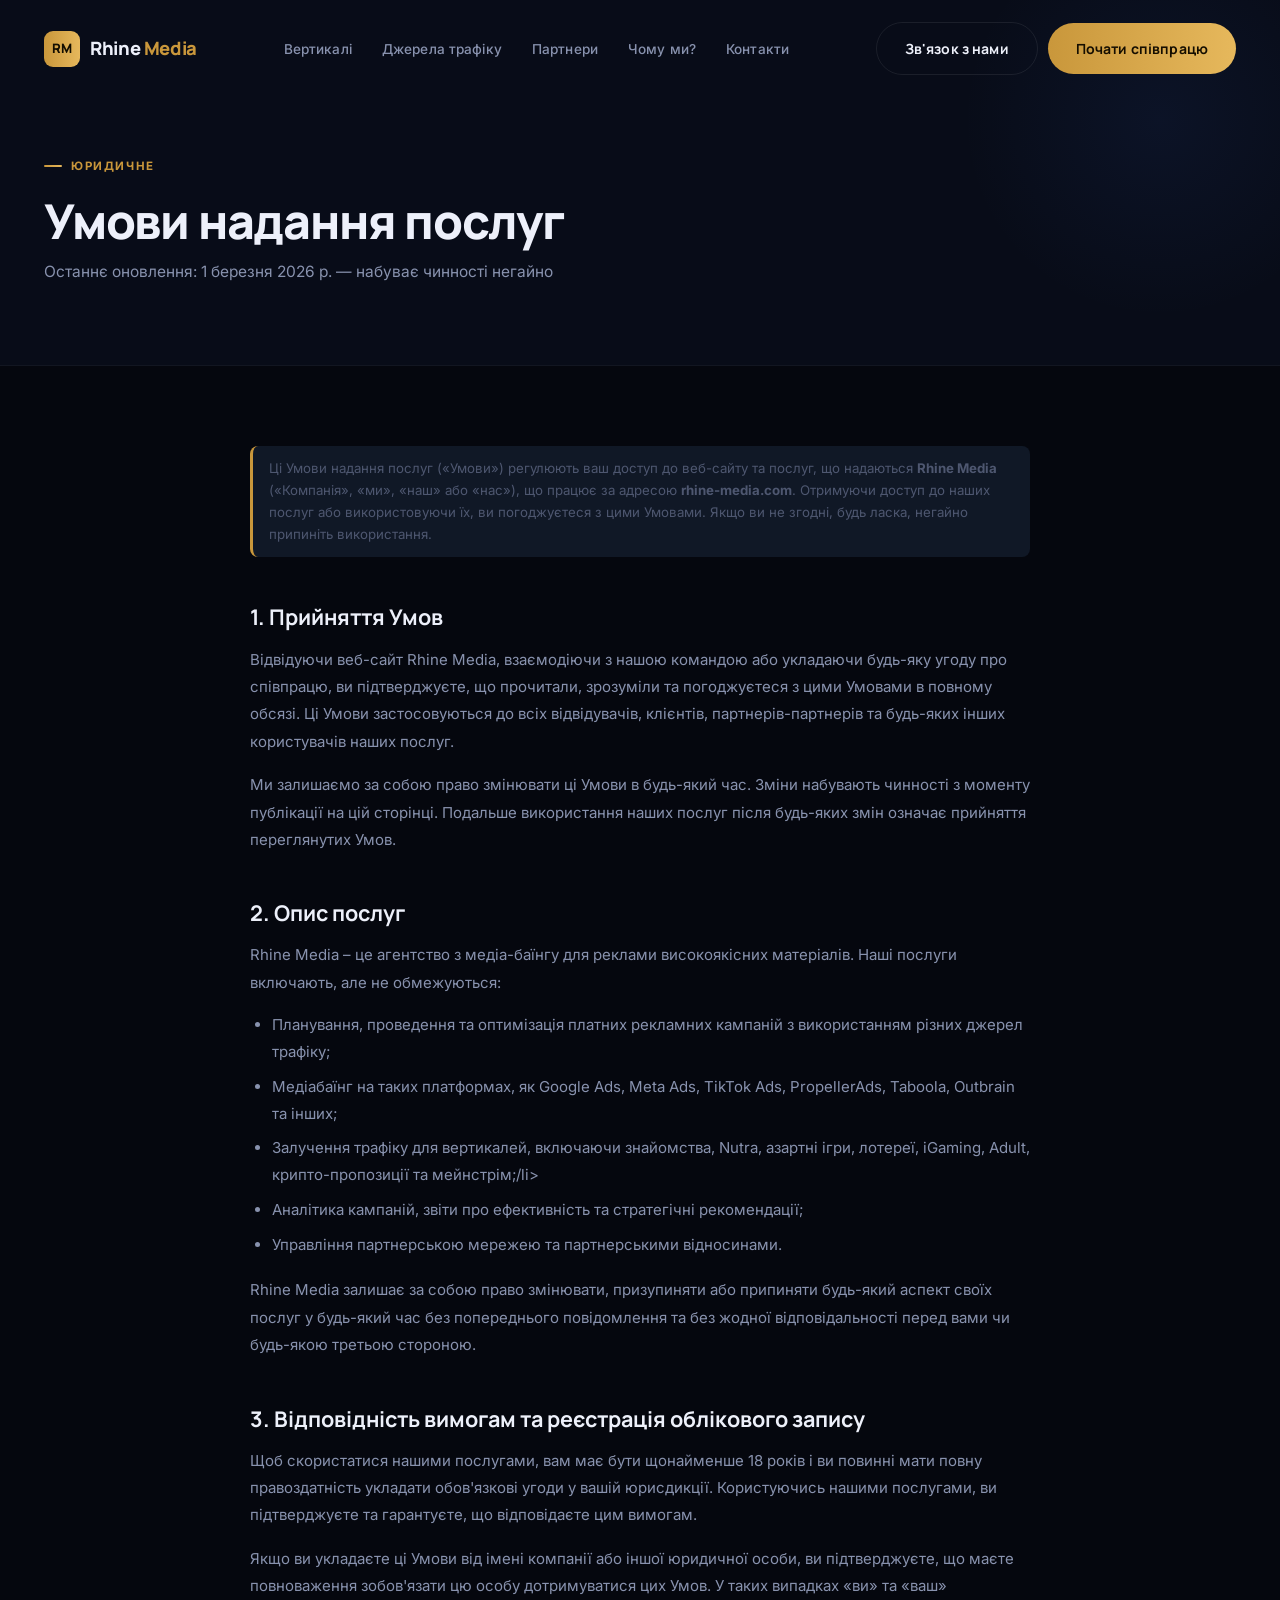
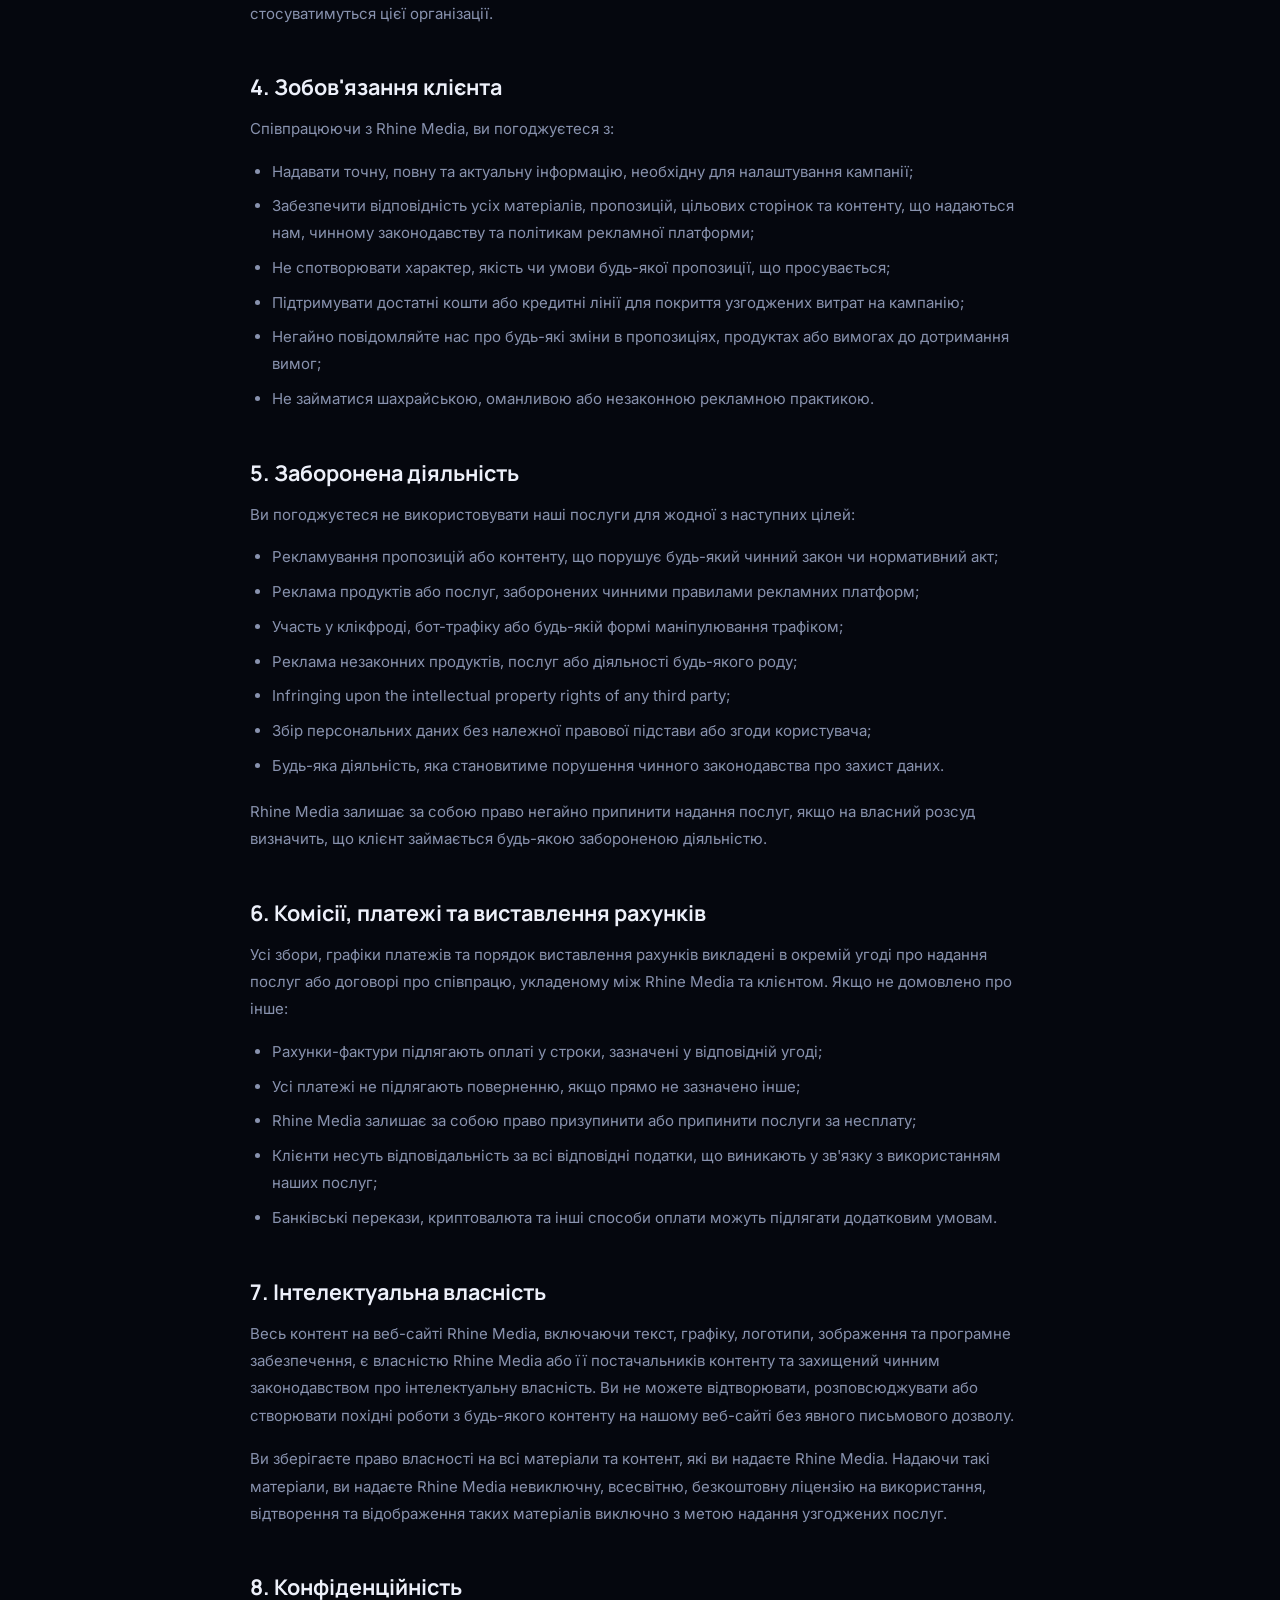
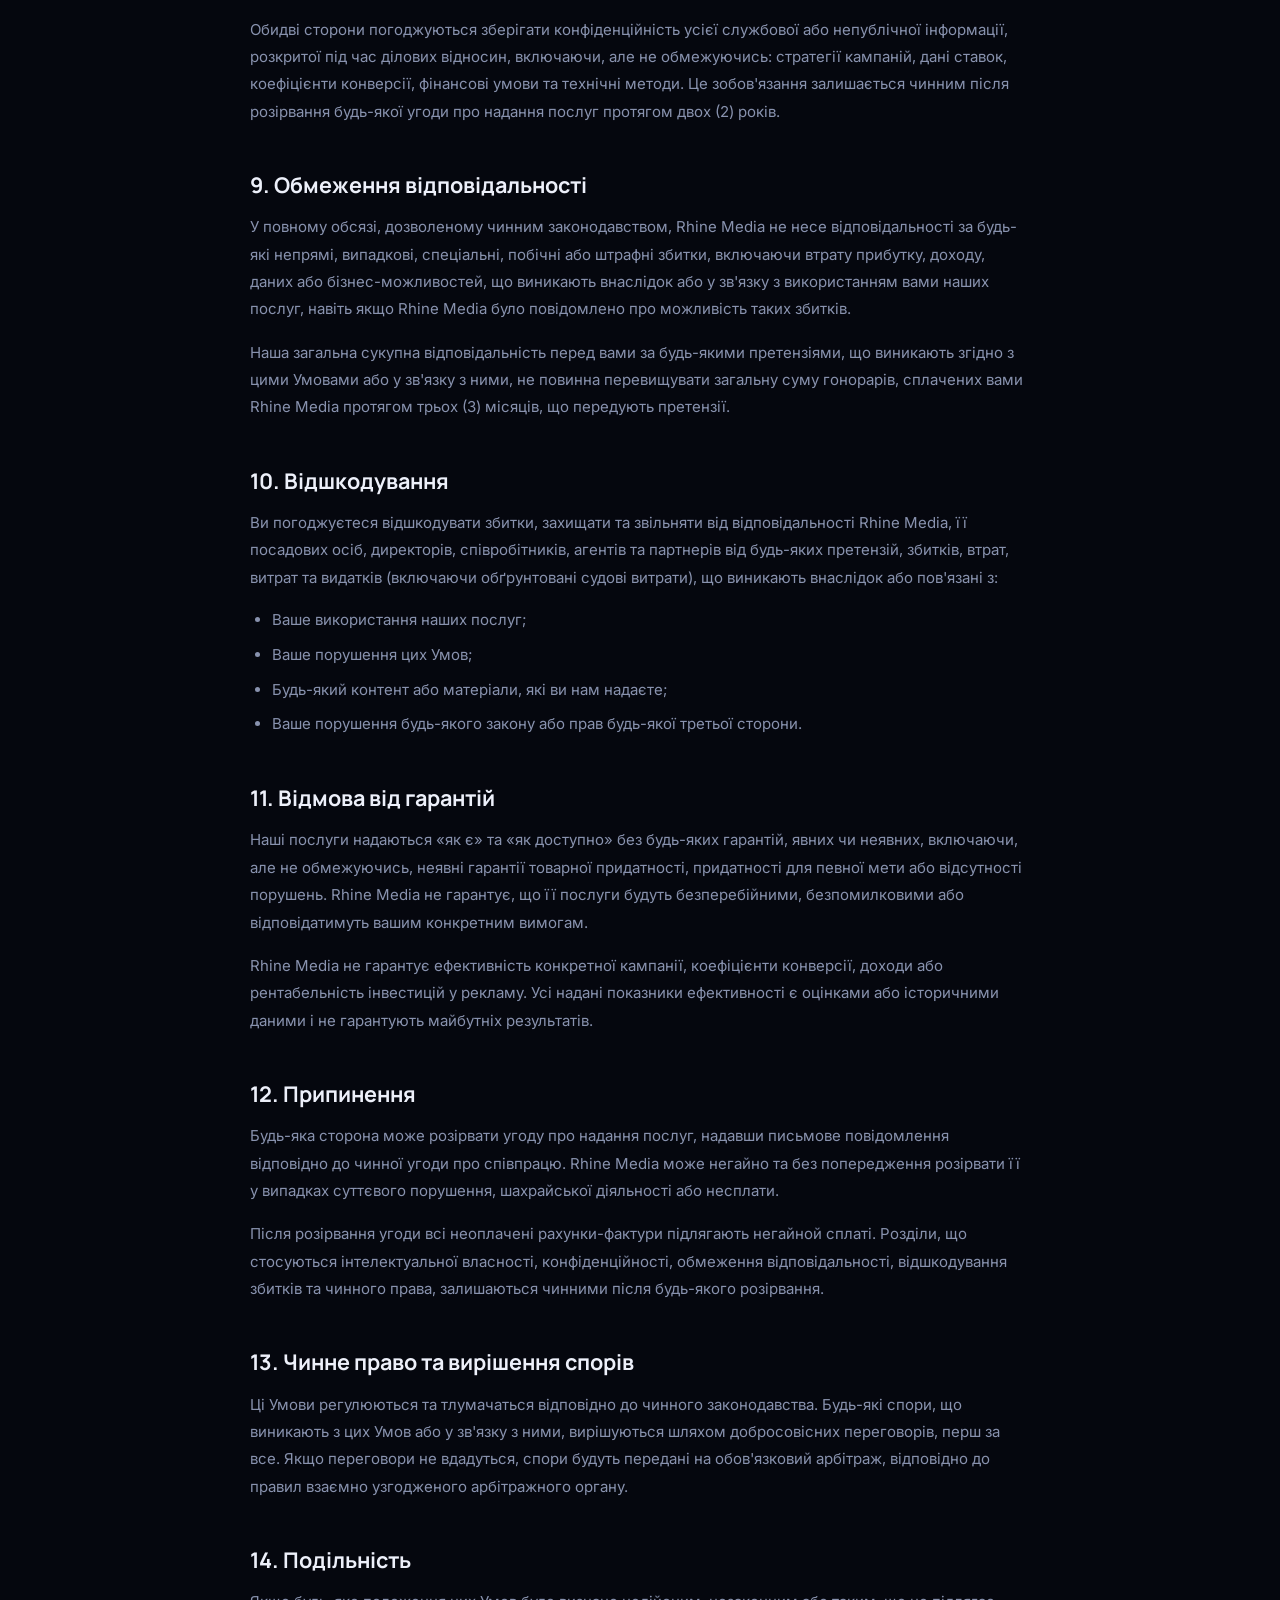
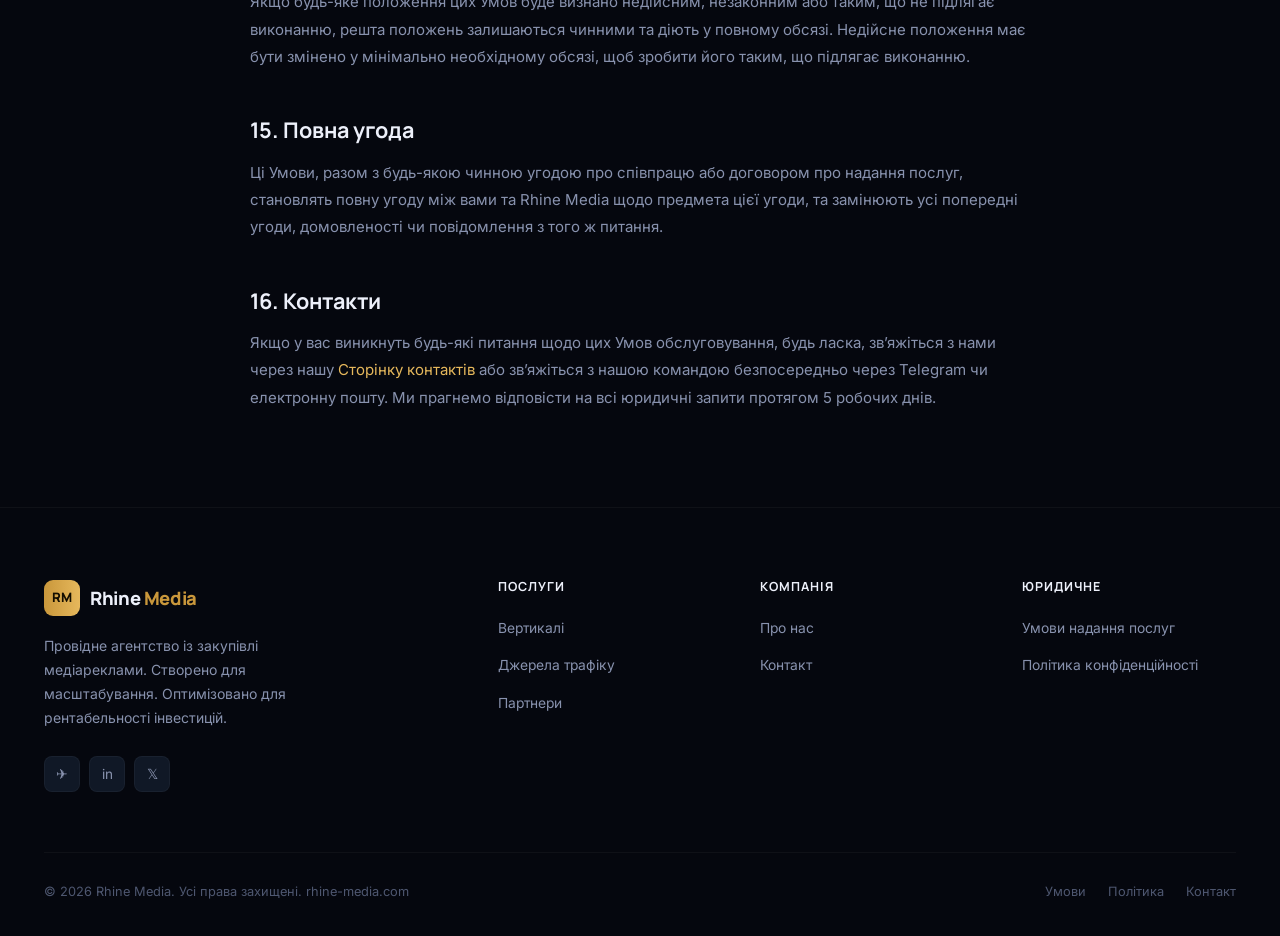
<file: terms.html>
<!DOCTYPE html>
<html lang="en">
<head>
  <meta charset="UTF-8" />
  <meta name="viewport" content="width=device-width, initial-scale=1.0" />
  <title>Умови надання послуг — Rhine Media</title>
  <meta name="description" content="Terms of Service for Rhine Media, a performance media buying agency." />
  <link rel="preconnect" href="https://fonts.googleapis.com" />
  <link rel="preconnect" href="https://fonts.gstatic.com" crossorigin />
  <link href="https://fonts.googleapis.com/css2?family=Manrope:wght@300;400;500;600;700;800;900&family=Inter:wght@300;400;500;600;700&display=swap" rel="stylesheet" />
  <link rel="stylesheet" href="style.css" />
</head>
<body>

  <!-- =========================================================
       NAVIGATION
  ========================================================= -->
  <nav class="navbar" id="navbar">
    <div class="container">
      <div class="nav-inner">

        <!-- Logo -->
        <a href="index.html" class="logo">
          <div class="logo-mark">RM</div>
          <div class="logo-name">Rhine <span>Media</span></div>
        </a>

        <!-- Desktop links -->
        <ul class="nav-links">
          <li><a href="#verticals">Вертикалі</a></li>
          <li><a href="#traffic">Джерела трафіку</a></li>
          <li><a href="#partners">Партнери</a></li>
          <li><a href="#why-us">Чому ми?</a></li>
          <li><a href="contact.html">Контакти</a></li>
        </ul>

        <!-- Right CTA + hamburger -->
        <div class="nav-right">
          <a href="contact.html" class="btn btn-ghost">Зв'язок з нами</a>
          <a href="contact.html" class="btn btn-primary">Почати співпрацю</a>
          <button class="ham" id="ham" aria-label="Open menu">
            <span></span><span></span><span></span>
          </button>
        </div>

      </div>
    </div>
  </nav>

  <!-- Mobile menu drawer -->
  <div class="mob-menu" id="mobMenu">
    <span class="mob-close" id="mobClose">✕</span>
    <a href="#verticals" class="mob-link">Вертикалі</a>
    <a href="#traffic" class="mob-link">Джерела трафіку</a>
    <a href="#partners" class="mob-link">Партнери</a>
    <a href="#why-us" class="mob-link">Чому ми?</a>
    <a href="contact.html" class="mob-link">Контакти</a>
    <a href="contact.html" class="btn btn-primary" style="margin-top:14px;">Почати співпрацю</a>
  </div>


  <!-- =========================================================
       PAGE HERO
  ========================================================= -->
  <header class="page-hero">
    <div class="container">
      <div class="eyebrow">Юридичне</div>
      <h1>Умови надання послуг</h1>
      <p>Останнє оновлення: 1 березня 2026 р. — набуває чинності негайно</p>
    </div>
  </header>


  <!-- =========================================================
       TERMS CONTENT
  ========================================================= -->
  <main class="page-body">
    <div class="container">
      <div class="legal-wrap">

        <div class="legal-meta">
          Ці Умови надання послуг («Умови») регулюють ваш доступ до веб-сайту та послуг, що надаються
          <strong>Rhine Media</strong> («Компанія», «ми», «наш» або «нас»), що працює за адресою <strong>rhine-media.com</strong>.
          Отримуючи доступ до наших послуг або використовуючи їх, ви погоджуєтеся з цими Умовами. 
          Якщо ви не згодні, будь ласка, негайно припиніть використання.
        </div>

        <h2>1. Прийняття Умов</h2>
        <p>
          Відвідуючи веб-сайт Rhine Media, взаємодіючи з нашою командою або укладаючи будь-яку угоду про співпрацю, ви підтверджуєте, 
          що прочитали, зрозуміли та погоджуєтеся з цими Умовами в повному обсязі. 
          Ці Умови застосовуються до всіх відвідувачів, клієнтів, 
          партнерів-партнерів та будь-яких інших користувачів наших послуг.
        </p>
        <p>
          Ми залишаємо за собою право змінювати ці Умови в будь-який час. 
          Зміни набувають чинності з моменту публікації на цій сторінці. 
          Подальше використання наших послуг після будь-яких змін означає прийняття переглянутих Умов.
        </p>

        <h2>2. Опис послуг</h2>
        <p>
          Rhine Media – це агентство з медіа-баїнгу для реклами високоякісних матеріалів. Наші послуги включають, але не обмежуються:
        </p>
        <ul>
          <li>Планування, проведення та оптимізація платних рекламних кампаній з використанням різних джерел трафіку;</li>
          <li>Медіабаїнг на таких платформах, як Google Ads, Meta Ads, TikTok Ads, PropellerAds, Taboola, Outbrain та інших;</li>
          <li>Залучення трафіку для вертикалей, включаючи знайомства, Nutra, азартні ігри, лотереї, iGaming, Adult, крипто-пропозиції та мейнстрім;/li>
          <li>Аналітика кампаній, звіти про ефективність та стратегічні рекомендації;</li>
          <li>Управління партнерською мережею та партнерськими відносинами.</li>
        </ul>
        <p>
          Rhine Media залишає за собою право змінювати, призупиняти або припиняти будь-який аспект своїх послуг 
          у будь-який час без попереднього повідомлення та без жодної відповідальності перед вами чи будь-якою третьою стороною.
        </p>

        <h2>3. Відповідність вимогам та реєстрація облікового запису</h2>
        <p>
          Щоб скористатися нашими послугами, вам має бути щонайменше 18 років і ви повинні мати повну правоздатність укладати обов'язкові угоди у вашій юрисдикції. 
          Користуючись нашими послугами, ви підтверджуєте та гарантуєте, що відповідаєте цим вимогам.
        </p>
        <p>
          Якщо ви укладаєте ці Умови від імені компанії або іншої юридичної особи, ви підтверджуєте, що маєте повноваження зобов'язати цю особу дотримуватися цих Умов. 
          У таких випадках «ви» та «ваш» стосуватимуться цієї організації.
        </p>

        <h2>4. Зобов'язання клієнта</h2>
        <p>Співпрацюючи з Rhine Media, ви погоджуєтеся з:</p>
        <ul>
          <li>Надавати точну, повну та актуальну інформацію, необхідну для налаштування кампанії;</li>
          <li>Забезпечити відповідність усіх матеріалів, пропозицій, цільових сторінок та контенту, що надаються нам, чинному законодавству та політикам рекламної платформи;</li>
          <li>Не спотворювати характер, якість чи умови будь-якої пропозиції, що просувається;</li>
          <li>Підтримувати достатні кошти або кредитні лінії для покриття узгоджених витрат на кампанію;</li>
          <li>Негайно повідомляйте нас про будь-які зміни в пропозиціях, продуктах або вимогах до дотримання вимог;</li>
          <li>Не займатися шахрайською, оманливою або незаконною рекламною практикою.</li>
        </ul>

        <h2>5. Заборонена діяльність</h2>
        <p>Ви погоджуєтеся не використовувати наші послуги для жодної з наступних цілей:</p>
        <ul>
          <li>Рекламування пропозицій або контенту, що порушує будь-який чинний закон чи нормативний акт;</li>
          <li>Реклама продуктів або послуг, заборонених чинними правилами рекламних платформ;</li>
          <li>Участь у клікфроді, бот-трафіку або будь-якій формі маніпулювання трафіком;</li>
          <li>Реклама незаконних продуктів, послуг або діяльності будь-якого роду;</li>
          <li>Infringing upon the intellectual property rights of any third party;</li>
          <li>Збір персональних даних без належної правової підстави або згоди користувача;</li>
          <li>Будь-яка діяльність, яка становитиме порушення чинного законодавства про захист даних.</li>
        </ul>
        <p>
          Rhine Media залишає за собою право негайно припинити надання послуг, якщо на власний розсуд визначить, що клієнт займається будь-якою забороненою діяльністю.
        </p>

        <h2>6. Комісії, платежі та виставлення рахунків</h2>
        <p>
          Усі збори, графіки платежів та порядок виставлення рахунків викладені в окремій угоді про 
          надання послуг або договорі про співпрацю, укладеному між Rhine Media та клієнтом. Якщо не домовлено про інше:
        </p>
        <ul>
          <li>Рахунки-фактури підлягають оплаті у строки, зазначені у відповідній угоді;</li>
          <li>Усі платежі не підлягають поверненню, якщо прямо не зазначено інше;</li>
          <li>Rhine Media залишає за собою право призупинити або припинити послуги за несплату;</li>
          <li>Клієнти несуть відповідальність за всі відповідні податки, що виникають у зв'язку з використанням наших послуг;</li>
          <li>Банківські перекази, криптовалюта та інші способи оплати можуть підлягати додатковим умовам.</li>
        </ul>

        <h2>7. Інтелектуальна власність</h2>
        <p>
          Весь контент на веб-сайті Rhine Media, включаючи текст, графіку, логотипи, зображення та програмне забезпечення, 
          є власністю Rhine Media або її постачальників контенту та захищений чинним законодавством про інтелектуальну власність. 
          Ви не можете відтворювати, розповсюджувати або створювати похідні роботи з будь-якого контенту на нашому веб-сайті без явного письмового дозволу.
        </p>
        <p>
          Ви зберігаєте право власності на всі матеріали та контент, які ви надаєте Rhine Media. 
          Надаючи такі матеріали, ви надаєте Rhine Media невиключну, всесвітню, безкоштовну ліцензію на використання, 
          відтворення та відображення таких матеріалів виключно з метою надання узгоджених послуг.
        </p>

        <h2>8. Конфіденційність</h2>
        <p>
          Обидві сторони погоджуються зберігати конфіденційність усієї службової або непублічної інформації, 
          розкритої під час ділових відносин, включаючи, але не обмежуючись: стратегії кампаній, дані ставок, 
          коефіцієнти конверсії, фінансові умови та технічні методи. Це зобов'язання залишається чинним після 
          розірвання будь-якої угоди про надання послуг протягом двох (2) років.
        </p>

        <h2>9. Обмеження відповідальності</h2>
        <p>
          У повному обсязі, дозволеному чинним законодавством, Rhine Media не несе відповідальності за будь-які 
          непрямі, випадкові, спеціальні, побічні або штрафні збитки, включаючи втрату прибутку, доходу, даних 
          або бізнес-можливостей, що виникають внаслідок або у зв'язку з використанням вами наших послуг, навіть 
          якщо Rhine Media було повідомлено про можливість таких збитків.
        </p>
        <p>
          Наша загальна сукупна відповідальність перед вами за будь-якими претензіями, що виникають згідно з цими 
          Умовами або у зв'язку з ними, не повинна перевищувати загальну суму гонорарів, сплачених вами Rhine Media 
          протягом трьох (3) місяців, що передують претензії.
        </p>

        <h2>10. Відшкодування</h2>
        <p>
          Ви погоджуєтеся відшкодувати збитки, захищати та звільняти від відповідальності Rhine Media, 
          її посадових осіб, директорів, співробітників, агентів та партнерів від будь-яких претензій, 
          збитків, втрат, витрат та видатків (включаючи обґрунтовані судові витрати), що виникають внаслідок або пов'язані з:
        </p>
        <ul>
          <li>Ваше використання наших послуг;</li>
          <li>Ваше порушення цих Умов;</li>
          <li>Будь-який контент або матеріали, які ви нам надаєте;</li>
          <li>Ваше порушення будь-якого закону або прав будь-якої третьої сторони.</li>
        </ul>

        <h2>11. Відмова від гарантій</h2>
        <p>
          Наші послуги надаються «як є» та «як доступно» без будь-яких гарантій, явних чи неявних, 
          включаючи, але не обмежуючись, неявні гарантії товарної придатності, придатності для певної 
          мети або відсутності порушень. Rhine Media не гарантує, що її послуги будуть безперебійними, 
          безпомилковими або відповідатимуть вашим конкретним вимогам.
        </p>
        <p>
          Rhine Media не гарантує ефективність конкретної кампанії, коефіцієнти конверсії, доходи
          або рентабельність інвестицій у рекламу. Усі надані показники ефективності є оцінками або історичними даними
          і не гарантують майбутніх результатів.
        </p>

        <h2>12. Припинення</h2>
        <p>
          Будь-яка сторона може розірвати угоду про надання послуг, надавши письмове повідомлення 
          відповідно до чинної угоди про співпрацю. Rhine Media може негайно та без попередження 
          розірвати її у випадках суттєвого порушення, шахрайської діяльності або несплати.
        </p>
        <p>
          Після розірвання угоди всі неоплачені рахунки-фактури підлягають негайной сплаті. Розділи, 
          що стосуються інтелектуальної власності, конфіденційності, обмеження відповідальності, 
          відшкодування збитків та чинного права, залишаються чинними після будь-якого розірвання.
        </p>

        <h2>13. Чинне право та вирішення спорів</h2>
        <p>
          Ці Умови регулюються та тлумачаться відповідно до чинного законодавства. Будь-які спори, 
          що виникають з цих Умов або у зв'язку з ними, вирішуються шляхом добросовісних переговорів, 
          перш за все. Якщо переговори не вдадуться, спори будуть передані на обов'язковий арбітраж, 
          відповідно до правил взаємно узгодженого арбітражного органу.
        </p>

        <h2>14. Подільність</h2>
        <p>
          Якщо будь-яке положення цих Умов буде визнано недійсним, незаконним або таким, що не підлягає 
          виконанню, решта положень залишаються чинними та діють у повному обсязі. Недійсне положення 
          має бути змінено у мінімально необхідному обсязі, щоб зробити його таким, що підлягає виконанню.
        </p>

        <h2>15. Повна угода</h2>
        <p>
          Ці Умови, разом з будь-якою чинною угодою про співпрацю або договором про надання послуг, становлять 
          повну угоду між вами та Rhine Media щодо предмета цієї угоди, та замінюють усі попередні угоди, 
          домовленості чи повідомлення з того ж питання.
        </p>

        <h2>16. Контакти</h2>
        <p>
          Якщо у вас виникнуть будь-які питання щодо цих Умов обслуговування, будь ласка, зв’яжіться з нами через нашу
          <a href="contact.html">Сторінку контактів</a> або зв’яжіться з нашою командою безпосередньо через Telegram чи електронну пошту.
          Ми прагнемо відповісти на всі юридичні запити протягом 5 робочих днів.
        </p>

      </div>
    </div>
  </main>


  <!-- =========================================================
       FOOTER
  ========================================================= -->
  <footer class="footer">
    <div class="container">
      <div class="footer-cols">
        <div>
          <a href="index.html" class="logo">
            <div class="logo-mark">RM</div>
            <div class="logo-name">Rhine <span>Media</span></div>
          </a>
          <p class="fb-desc">Провідне агентство із закупівлі медіареклами. Створено для масштабування. Оптимізовано для рентабельності інвестицій.</p>
          <div class="footer-social">
            <a href="#" class="soc-btn" aria-label="Telegram">✈</a>
            <a href="#" class="soc-btn" aria-label="LinkedIn">in</a>
            <a href="#" class="soc-btn" aria-label="X">𝕏</a>
          </div>
        </div>
        <div>
          <h4 class="fc-head">Послуги</h4>
          <ul class="fc-links">
            <li><a href="index.html#verticals">Вертикалі</a></li>
            <li><a href="index.html#traffic">Джерела трафіку</a></li>
            <li><a href="index.html#partners">Партнери</a></li>
          </ul>
        </div>
        <div>
          <h4 class="fc-head">Компанія</h4>
          <ul class="fc-links">
            <li><a href="index.html#why-us">Про нас</a></li>
            <li><a href="contact.html">Контакт</a></li>
          </ul>
        </div>
        <div>
          <h4 class="fc-head">Юридичне</h4>
          <ul class="fc-links">
            <li><a href="terms.html">Умови надання послуг</a></li>
            <li><a href="privacy-policy.html">Політика конфіденційності</a></li>
          </ul>
        </div>
      </div>
      <div class="footer-bottom">
        <p class="copy">© 2026 Rhine Media. Усі права захищені. rhine-media.com</p>
        <nav class="f-legal">
          <a href="terms.html">Умови</a>
          <a href="privacy-policy.html">Політика</a>
          <a href="contact.html">Контакт</a>
        </nav>
      </div>
    </div>
  </footer>

  <script>
    const navbar = document.getElementById('navbar');
    window.addEventListener('scroll', () => {
      navbar.classList.toggle('scrolled', window.scrollY > 55);
    }, { passive: true });

    const ham = document.getElementById('ham');
    const mobMenu = document.getElementById('mobMenu');
    const mobClose = document.getElementById('mobClose');
    ham.addEventListener('click', () => { mobMenu.classList.add('open'); document.body.style.overflow = 'hidden'; });
    const closeMenu = () => { mobMenu.classList.remove('open'); document.body.style.overflow = ''; };
    mobClose.addEventListener('click', closeMenu);

    // Animate on scroll
    document.querySelectorAll('[data-a]').forEach(el => {
      new IntersectionObserver((entries) => {
        entries.forEach(e => { if (e.isIntersecting) e.target.classList.add('vis'); });
      }, { threshold: 0.1 }).observe(el);
    });
  </script>

<script defer src="https://static.cloudflareinsights.com/beacon.min.js/v833ccba57c9e4d2798f2e76cebdd09a11778172276447" integrity="sha512-57MDmcccJXYtNnH+ZiBwzC4jb2rvgVCEokYN+L/nLlmO8rfYT/gIpW2A569iJ/3b+0UEasghjuZH/ma3wIs/EQ==" data-cf-beacon='{"version":"2024.11.0","token":"798bb26057674b49b1f9435dd6eb6a12","r":1,"server_timing":{"name":{"cfCacheStatus":true,"cfEdge":true,"cfExtPri":true,"cfL4":true,"cfOrigin":true,"cfSpeedBrain":true},"location_startswith":null}}' crossorigin="anonymous"></script>
</body>
</html>
</file>
<file: style.css>
/* ============================================================
   RHINE MEDIA — Main Stylesheet
   Performance Media Buying Agency | rhine-media.com
   Design: Dark Navy + Champagne Gold (FR Premium Aesthetic)
   ============================================================ */

/* ============================================================
   1. GOOGLE FONTS
   ============================================================ */
@import url('https://fonts.googleapis.com/css2?family=Manrope:wght@300;400;500;600;700;800;900&family=Inter:wght@300;400;500;600;700&display=swap');

/* ============================================================
   2. CSS CUSTOM PROPERTIES
   ============================================================ */
:root {
  /* Background scale */
  --bg-0:       #05070E;
  --bg-1:       #080C18;
  --bg-2:       #0C1120;
  --bg-card:    #101826;
  --bg-card-h:  #141F30;

  /* Gold accent (FR champagne) */
  --gold:       #C9973B;
  --gold-lt:    #E6B85C;
  --gold-dim:   rgba(201, 151, 59, 0.12);
  --gold-glow:  rgba(201, 151, 59, 0.25);
  --border-g:   rgba(201, 151, 59, 0.28);

  /* Blue accent */
  --blue:       #3E72EC;
  --blue-lt:    #6090FF;
  --blue-dim:   rgba(62, 114, 236, 0.12);

  /* Text */
  --t1: #EDF0FA;
  --t2: #8892AE;
  --t3: #4E5770;

  /* Borders */
  --b0: rgba(255,255,255,0.04);
  --b1: rgba(255,255,255,0.08);

  /* Gradients */
  --g-gold:  linear-gradient(90deg, #C9973B 0%, #E6B85C 100%);
  --g-blue:  linear-gradient(90deg, #3E72EC 0%, #6090FF 100%);
  --g-card:  linear-gradient(145deg, rgba(255,255,255,0.03) 0%, transparent 100%);
  --g-hero:  radial-gradient(ellipse 80% 60% at 70% 40%, rgba(62,114,236,0.08) 0%, transparent 70%);

  /* Typography */
  --f-head: 'Manrope', sans-serif;
  --f-body: 'Inter', sans-serif;

  /* Spacing */
  --sec-py:  110px;
  --c-max:   1240px;
  --c-px:    24px;

  /* Easing */
  --ease:     cubic-bezier(0.16, 1, 0.3, 1);
  --tf:       0.2s var(--ease);
  --tm:       0.45s var(--ease);

  /* Radius */
  --r-s:  8px;
  --r-m:  14px;
  --r-l:  20px;
  --r-xl: 28px;
}

/* ============================================================
   3. RESET
   ============================================================ */
*, *::before, *::after { margin: 0; padding: 0; box-sizing: border-box; }

html {
  scroll-behavior: smooth;
  -webkit-text-size-adjust: 100%;
}

body {
  font-family: var(--f-body);
  background: var(--bg-0);
  color: var(--t1);
  line-height: 1.65;
  overflow-x: hidden;
  -webkit-font-smoothing: antialiased;
  -moz-osx-font-smoothing: grayscale;
}

img { max-width: 100%; height: auto; display: block; }
a { color: inherit; text-decoration: none; }
ul, ol { list-style: none; }
button { cursor: pointer; border: none; background: none; font-family: inherit; }

/* ============================================================
   4. TYPOGRAPHY
   ============================================================ */
h1, h2, h3, h4, h5 {
  font-family: var(--f-head);
  font-weight: 700;
  line-height: 1.12;
  color: var(--t1);
}

.text-gold {
  background: var(--g-gold);
  -webkit-background-clip: text;
  -webkit-text-fill-color: transparent;
  background-clip: text;
}

.text-blue {
  background: var(--g-blue);
  -webkit-background-clip: text;
  -webkit-text-fill-color: transparent;
  background-clip: text;
}

.eyebrow {
  display: inline-flex;
  align-items: center;
  gap: 9px;
  font-size: 0.72rem;
  font-weight: 700;
  letter-spacing: 0.14em;
  text-transform: uppercase;
  color: var(--gold);
  margin-bottom: 18px;
}

.eyebrow::before {
  content: '';
  display: block;
  width: 18px;
  height: 2px;
  background: var(--g-gold);
  border-radius: 2px;
  flex-shrink: 0;
}

.sec-title {
  font-size: clamp(1.85rem, 3.5vw, 2.75rem);
  font-weight: 800;
  letter-spacing: -0.025em;
  margin-bottom: 18px;
}

.sec-sub {
  font-size: 1rem;
  color: var(--t2);
  line-height: 1.75;
  max-width: 520px;
}

/* ============================================================
   5. LAYOUT UTILITIES
   ============================================================ */
.container {
  max-width: var(--c-max);
  margin: 0 auto;
  padding: 0 var(--c-px);
}

.section { padding: var(--sec-py) 0; }

.text-center { text-align: center; }
.sec-center { text-align: center; }
.sec-center .sec-sub { margin: 0 auto; }

/* ============================================================
   6. BUTTONS
   ============================================================ */
.btn {
  display: inline-flex;
  align-items: center;
  gap: 8px;
  padding: 14px 28px;
  border-radius: 50px;
  font-family: var(--f-head);
  font-size: 0.875rem;
  font-weight: 700;
  letter-spacing: 0.01em;
  transition: var(--tf);
  white-space: nowrap;
  position: relative;
  overflow: hidden;
}

.btn-primary {
  background: var(--g-gold);
  color: #150e00;
}
.btn-primary:hover {
  transform: translateY(-2px);
  box-shadow: 0 14px 38px var(--gold-glow);
}

.btn-ghost {
  background: transparent;
  color: var(--t1);
  border: 1px solid var(--b1);
}
.btn-ghost:hover {
  background: rgba(255,255,255,0.04);
  border-color: var(--border-g);
  color: var(--gold-lt);
  transform: translateY(-2px);
}

.btn-gold-outline {
  background: transparent;
  color: var(--gold);
  border: 1.5px solid var(--border-g);
}
.btn-gold-outline:hover {
  background: var(--gold-dim);
  transform: translateY(-2px);
}

/* ============================================================
   7. NAVBAR
   ============================================================ */
.navbar {
  position: fixed;
  top: 0; left: 0; right: 0;
  z-index: 900;
  padding: 22px 0;
  transition: background var(--tm), padding var(--tm), border-color var(--tm), backdrop-filter var(--tm);
  border-bottom: 1px solid transparent;
}

.navbar.scrolled {
  background: rgba(5, 7, 14, 0.88);
  backdrop-filter: blur(22px);
  -webkit-backdrop-filter: blur(22px);
  padding: 14px 0;
  border-bottom-color: var(--b0);
}

.nav-inner {
  display: flex;
  align-items: center;
  justify-content: space-between;
}

/* Logo */
.logo {
  display: flex;
  align-items: center;
  gap: 10px;
  font-family: var(--f-head);
  font-weight: 800;
  font-size: 1.15rem;
  letter-spacing: -0.02em;
  flex-shrink: 0;
}

.logo-mark {
  width: 36px;
  height: 36px;
  background: var(--g-gold);
  border-radius: 9px;
  display: flex;
  align-items: center;
  justify-content: center;
  font-size: 13px;
  font-weight: 900;
  color: #120d00;
  letter-spacing: -0.02em;
}

.logo-name span { color: var(--gold); }

/* Nav links */
.nav-links {
  display: flex;
  align-items: center;
  gap: 30px;
}

.nav-links a {
  font-size: 0.85rem;
  font-weight: 500;
  color: var(--t2);
  transition: color var(--tf);
  letter-spacing: 0.01em;
}
.nav-links a:hover { color: var(--t1); }

.nav-right {
  display: flex;
  align-items: center;
  gap: 10px;
}

/* Hamburger */
.ham {
  display: none;
  flex-direction: column;
  gap: 5px;
  padding: 6px;
}
.ham span {
  display: block;
  width: 22px;
  height: 2px;
  background: var(--t1);
  border-radius: 2px;
  transition: var(--tf);
}

/* Mobile drawer */
.mob-menu {
  display: none;
  position: fixed;
  inset: 0;
  background: var(--bg-0);
  z-index: 850;
  flex-direction: column;
  align-items: center;
  justify-content: center;
  gap: 26px;
}
.mob-menu.open { display: flex; }
.mob-menu a {
  font-size: 1.6rem;
  font-family: var(--f-head);
  font-weight: 700;
  color: var(--t1);
  transition: color var(--tf);
}
.mob-menu a:hover { color: var(--gold); }
.mob-close {
  position: absolute;
  top: 22px; right: 22px;
  font-size: 1.4rem;
  color: var(--t2);
  cursor: pointer;
  transition: color var(--tf);
}
.mob-close:hover { color: var(--t1); }

/* ============================================================
   8. HERO
   ============================================================ */
.hero {
  position: relative;
  min-height: 100vh;
  display: flex;
  align-items: center;
  overflow: hidden;
  padding-top: 90px;
  padding-bottom: 60px;
}

/* Grid background */
.hero-grid {
  position: absolute;
  inset: 0;
  pointer-events: none;
  background-image:
    linear-gradient(rgba(62,114,236,0.035) 1px, transparent 1px),
    linear-gradient(90deg, rgba(62,114,236,0.035) 1px, transparent 1px);
  background-size: 64px 64px;
}

/* Glow spheres */
.orb {
  position: absolute;
  border-radius: 50%;
  pointer-events: none;
  filter: blur(90px);
}
.orb-a {
  width: 680px; height: 680px;
  background: radial-gradient(circle, rgba(30,65,170,0.22) 0%, transparent 68%);
  top: -220px; right: -160px;
}
.orb-b {
  width: 420px; height: 420px;
  background: radial-gradient(circle, rgba(201,151,59,0.10) 0%, transparent 70%);
  bottom: 80px; left: 5%;
}
.orb-c {
  width: 280px; height: 280px;
  background: radial-gradient(circle, rgba(62,114,236,0.12) 0%, transparent 70%);
  top: 50%; left: 38%;
}

/* Hero badge */
.hero-badge {
  display: inline-flex;
  align-items: center;
  gap: 9px;
  padding: 7px 16px;
  background: var(--gold-dim);
  border: 1px solid var(--border-g);
  border-radius: 50px;
  font-size: 0.72rem;
  font-weight: 700;
  letter-spacing: 0.1em;
  text-transform: uppercase;
  color: var(--gold);
  margin-bottom: 30px;
}

.badge-pulse {
  width: 7px; height: 7px;
  background: var(--gold);
  border-radius: 50%;
  animation: bpulse 2.2s ease-in-out infinite;
}
@keyframes bpulse {
  0%, 100% { opacity: 1; transform: scale(1); }
  50%       { opacity: 0.45; transform: scale(0.75); }
}

/* Hero headline */
.hero-h1 {
  font-size: clamp(2.7rem, 5.5vw, 5rem);
  font-weight: 800;
  letter-spacing: -0.032em;
  line-height: 1.08;
  margin-bottom: 26px;
}
.hero-h1 .hl {
  background: linear-gradient(120deg, #C9973B 0%, #ECC86A 45%, #C9973B 100%);
  -webkit-background-clip: text;
  -webkit-text-fill-color: transparent;
  background-clip: text;
}

.hero-sub {
  font-size: clamp(1rem, 1.8vw, 1.15rem);
  color: var(--t2);
  line-height: 1.75;
  max-width: 580px;
  margin-bottom: 42px;
}
.hero-sub strong { color: var(--t1); font-weight: 500; }

.hero-actions {
  display: flex;
  flex-wrap: wrap;
  gap: 12px;
  margin-bottom: 56px;
}

/* Hero micro stats */
.hero-kpis {
  display: flex;
  flex-wrap: wrap;
  gap: 36px;
  padding-top: 36px;
  border-top: 1px solid var(--b0);
}

.kpi {
  display: flex;
  flex-direction: column;
  gap: 3px;
}

.kpi-v {
  font-family: var(--f-head);
  font-size: 1.75rem;
  font-weight: 800;
  letter-spacing: -0.03em;
  background: var(--g-gold);
  -webkit-background-clip: text;
  -webkit-text-fill-color: transparent;
  background-clip: text;
  line-height: 1;
}

.kpi-l {
  font-size: 0.78rem;
  color: var(--t3);
  font-weight: 500;
}

/* Decorative floating shapes */
.hero-deco {
  position: absolute;
  right: 0; top: 0; bottom: 0;
  width: 46%;
  pointer-events: none;
  overflow: hidden;
  opacity: 0.12;
}
.hero-deco svg { width: 100%; height: 100%; }

/* ============================================================
   9. STATS BAND
   ============================================================ */
.stats-band {
  background: var(--bg-1);
  border-top: 1px solid var(--b0);
  border-bottom: 1px solid var(--b0);
  padding: 52px 0;
}

.stats-row {
  display: grid;
  grid-template-columns: repeat(4, 1fr);
}

.stat-cell {
  padding: 8px 28px;
  text-align: center;
  border-right: 1px solid var(--b0);
}
.stat-cell:first-child { padding-left: 0; }
.stat-cell:last-child  { border-right: none; padding-right: 0; }

.stat-num {
  font-family: var(--f-head);
  font-size: 2.5rem;
  font-weight: 800;
  letter-spacing: -0.04em;
  background: var(--g-gold);
  -webkit-background-clip: text;
  -webkit-text-fill-color: transparent;
  background-clip: text;
  line-height: 1.1;
  margin-bottom: 8px;
}

.stat-lbl {
  font-size: 0.82rem;
  color: var(--t2);
  font-weight: 600;
}
.stat-sub {
  font-size: 0.72rem;
  color: var(--t3);
  margin-top: 3px;
}

/* ============================================================
   10. VERTICALS
   ============================================================ */
.verticals { background: var(--bg-0); }

.v-grid {
  display: grid;
  grid-template-columns: repeat(4, 1fr);
  gap: 18px;
  margin-top: 52px;
}

.v-card {
  background: var(--bg-card);
  border: 1px solid var(--b0);
  border-radius: var(--r-l);
  padding: 30px 24px;
  position: relative;
  overflow: hidden;
  transition: transform var(--tm), border-color var(--tm), box-shadow var(--tm), background var(--tm);
  cursor: default;
}

/* Top shimmer bar */
.v-card::after {
  content: '';
  position: absolute;
  top: 0; left: 0; right: 0;
  height: 2px;
  background: var(--g-gold);
  transform: scaleX(0);
  transform-origin: left;
  transition: transform var(--tm);
}

.v-card:hover {
  background: var(--bg-card-h);
  border-color: var(--border-g);
  transform: translateY(-7px);
  box-shadow: 0 22px 55px rgba(0,0,0,0.32);
}
.v-card:hover::after { transform: scaleX(1); }

.v-emoji {
  font-size: 1.9rem;
  margin-bottom: 14px;
  display: block;
}

.v-name {
  font-family: var(--f-head);
  font-size: 1.05rem;
  font-weight: 700;
  margin-bottom: 9px;
}

.v-desc {
  font-size: 0.83rem;
  color: var(--t2);
  line-height: 1.62;
}

.v-pill {
  display: inline-block;
  margin-top: 14px;
  padding: 3px 10px;
  background: var(--gold-dim);
  color: var(--gold);
  font-size: 0.69rem;
  font-weight: 700;
  letter-spacing: 0.07em;
  text-transform: uppercase;
  border-radius: 50px;
}

/* ============================================================
   11. TRAFFIC SOURCES
   ============================================================ */
.traffic { background: var(--bg-1); }

.src-grid {
  display: grid;
  grid-template-columns: repeat(4, 1fr);
  gap: 16px;
  margin-top: 52px;
}

.src-card {
  background: var(--bg-card);
  border: 1px solid var(--b0);
  border-radius: var(--r-m);
  padding: 26px 18px;
  display: flex;
  flex-direction: column;
  align-items: center;
  gap: 11px;
  text-align: center;
  transition: var(--tf);
}
.src-card:hover {
  border-color: var(--blue-lt);
  background: var(--bg-card-h);
  transform: translateY(-5px);
  box-shadow: 0 14px 36px rgba(62,114,236,0.14);
}

.src-ico {
  width: 52px; height: 52px;
  background: var(--blue-dim);
  border-radius: 13px;
  display: flex;
  align-items: center;
  justify-content: center;
  font-size: 1.35rem;
  flex-shrink: 0;
}

.src-name {
  font-family: var(--f-head);
  font-size: 0.88rem;
  font-weight: 700;
  color: var(--t1);
}

.src-sub {
  font-size: 0.72rem;
  color: var(--t3);
}

/* ============================================================
   12. PARTNERS MARQUEE
   ============================================================ */
.partners { background: var(--bg-0); padding: 88px 0; overflow: hidden; }

.partners .container { margin-bottom: 48px; }

.marquee-wrap {
  position: relative;
  overflow: hidden;
  mask-image: linear-gradient(90deg, transparent 0%, black 12%, black 88%, transparent 100%);
  -webkit-mask-image: linear-gradient(90deg, transparent 0%, black 12%, black 88%, transparent 100%);
}

.marquee-track {
  display: flex;
  gap: 20px;
  animation: roll 32s linear infinite;
  width: max-content;
}
.marquee-track:hover { animation-play-state: paused; }

@keyframes roll {
  from { transform: translateX(0); }
  to   { transform: translateX(-50%); }
}

.p-chip {
  display: flex;
  align-items: center;
  gap: 10px;
  padding: 11px 20px;
  background: var(--bg-card);
  border: 1px solid var(--b0);
  border-radius: 50px;
  white-space: nowrap;
  flex-shrink: 0;
  transition: var(--tf);
  cursor: default;
}
.p-chip:hover {
  border-color: var(--border-g);
  background: var(--bg-card-h);
}

.p-chip-ico {
  width: 22px; height: 22px;
  background: var(--gold-dim);
  border-radius: 5px;
  display: flex;
  align-items: center;
  justify-content: center;
  font-size: 0.75rem;
}

.p-chip-name {
  font-size: 0.845rem;
  font-weight: 600;
  color: var(--t2);
}

/* ============================================================
   13. WHY US / FEATURES
   ============================================================ */
.features { background: var(--bg-1); }

.feat-layout {
  display: grid;
  grid-template-columns: 1fr 1.15fr;
  gap: 80px;
  align-items: center;
}

.feat-content .sec-sub { margin-bottom: 40px; }

.check-list {
  display: flex;
  flex-direction: column;
  gap: 22px;
}

.check-item {
  display: flex;
  gap: 15px;
  align-items: flex-start;
}

.chk {
  width: 28px; height: 28px;
  background: var(--gold-dim);
  border: 1px solid var(--border-g);
  border-radius: 8px;
  display: flex;
  align-items: center;
  justify-content: center;
  flex-shrink: 0;
  color: var(--gold);
  font-size: 0.72rem;
  font-weight: 700;
  margin-top: 1px;
}

.chk-body h4 {
  font-size: 0.97rem;
  font-weight: 700;
  margin-bottom: 5px;
  font-family: var(--f-head);
  color: var(--t1);
}
.chk-body p {
  font-size: 0.845rem;
  color: var(--t2);
  line-height: 1.65;
}

/* Staggered feature cards */
.feat-cards {
  display: grid;
  grid-template-columns: 1fr 1fr;
  gap: 16px;
}

.fc {
  background: var(--bg-card);
  border: 1px solid var(--b0);
  border-radius: var(--r-l);
  padding: 28px 24px;
  transition: var(--tm);
}
.fc:nth-child(2) { margin-top: 28px; }
.fc:nth-child(4) { margin-top: -28px; }
.fc:hover {
  border-color: var(--border-g);
  transform: translateY(-5px);
  box-shadow: 0 16px 40px rgba(0,0,0,0.22);
}

.fc-ico { font-size: 1.65rem; margin-bottom: 14px; }
.fc-title {
  font-family: var(--f-head);
  font-size: 0.97rem;
  font-weight: 700;
  margin-bottom: 9px;
}
.fc-body {
  font-size: 0.82rem;
  color: var(--t2);
  line-height: 1.65;
}

/* ============================================================
   14. CTA SECTION
   ============================================================ */
.cta-sec { background: var(--bg-0); padding: 100px 0; }

.cta-box {
  background: linear-gradient(145deg, #0D1630 0%, #09112A 100%);
  border: 1px solid rgba(201, 151, 59, 0.14);
  border-radius: var(--r-xl);
  padding: 84px 60px;
  text-align: center;
  position: relative;
  overflow: hidden;
}

.cta-box::before {
  content: '';
  position: absolute;
  top: -120px; left: 50%;
  transform: translateX(-50%);
  width: 500px; height: 500px;
  background: radial-gradient(circle, rgba(201,151,59,0.07) 0%, transparent 65%);
  pointer-events: none;
}

.cta-box h2 {
  font-size: clamp(1.9rem, 3.5vw, 2.85rem);
  font-weight: 800;
  letter-spacing: -0.025em;
  margin-bottom: 16px;
}

.cta-box p {
  font-size: 1.02rem;
  color: var(--t2);
  max-width: 480px;
  margin: 0 auto 40px;
  line-height: 1.75;
}

.cta-btns {
  display: flex;
  justify-content: center;
  align-items: center;
  gap: 14px;
  flex-wrap: wrap;
}

/* ============================================================
   15. FOOTER
   ============================================================ */
.footer {
  background: var(--bg-0);
  border-top: 1px solid var(--b0);
  padding: 72px 0 34px;
}

.footer-cols {
  display: grid;
  grid-template-columns: 1.9fr 1fr 1fr 1fr;
  gap: 48px;
  margin-bottom: 60px;
}

.fb-desc {
  font-size: 0.875rem;
  color: var(--t2);
  line-height: 1.72;
  margin-top: 18px;
  max-width: 260px;
}

.footer-social {
  display: flex;
  gap: 9px;
  margin-top: 26px;
}

.soc-btn {
  width: 36px; height: 36px;
  background: var(--bg-card);
  border: 1px solid var(--b0);
  border-radius: 8px;
  display: flex;
  align-items: center;
  justify-content: center;
  font-size: 0.85rem;
  color: var(--t2);
  transition: var(--tf);
}
.soc-btn:hover {
  border-color: var(--border-g);
  color: var(--gold);
  background: var(--gold-dim);
}

.fc-head {
  font-family: var(--f-head);
  font-size: 0.78rem;
  font-weight: 700;
  letter-spacing: 0.08em;
  text-transform: uppercase;
  color: var(--t1);
  margin-bottom: 20px;
}

.fc-links {
  display: flex;
  flex-direction: column;
  gap: 11px;
}

.fc-links a {
  font-size: 0.865rem;
  color: var(--t2);
  transition: color var(--tf);
}
.fc-links a:hover { color: var(--gold-lt); }

.footer-bottom {
  border-top: 1px solid var(--b0);
  padding-top: 28px;
  display: flex;
  align-items: center;
  justify-content: space-between;
  flex-wrap: wrap;
  gap: 12px;
}

.copy { font-size: 0.8rem; color: var(--t3); }

.f-legal { display: flex; gap: 22px; }
.f-legal a {
  font-size: 0.8rem;
  color: var(--t3);
  transition: color var(--tf);
}
.f-legal a:hover { color: var(--t2); }

/* ============================================================
   16. SCROLL ANIMATIONS
   ============================================================ */
[data-a] {
  opacity: 0;
  transition: opacity 0.75s var(--ease), transform 0.75s var(--ease);
}

[data-a="up"]    { transform: translateY(28px); }
[data-a="left"]  { transform: translateX(-28px); }
[data-a="right"] { transform: translateX(28px); }
[data-a="scale"] { transform: scale(0.92); }

[data-a].vis {
  opacity: 1;
  transform: none;
}

[data-d="1"] { transition-delay: 0.08s; }
[data-d="2"] { transition-delay: 0.16s; }
[data-d="3"] { transition-delay: 0.24s; }
[data-d="4"] { transition-delay: 0.32s; }
[data-d="5"] { transition-delay: 0.40s; }
[data-d="6"] { transition-delay: 0.48s; }
[data-d="7"] { transition-delay: 0.56s; }
[data-d="8"] { transition-delay: 0.64s; }

/* ============================================================
   17. SUBPAGE — SHARED
   ============================================================ */
.page-hero {
  background: var(--bg-1);
  padding: 148px 0 80px;
  border-bottom: 1px solid var(--b0);
  position: relative;
  overflow: hidden;
}
.page-hero::before {
  content: '';
  position: absolute;
  top: -80px; right: -80px;
  width: 400px; height: 400px;
  background: radial-gradient(circle, rgba(62,114,236,0.07) 0%, transparent 70%);
  pointer-events: none;
}

.page-hero h1 {
  font-size: clamp(2rem, 4vw, 3rem);
  font-weight: 800;
  letter-spacing: -0.025em;
  margin-bottom: 12px;
}
.page-hero p {
  font-size: 0.97rem;
  color: var(--t2);
}

.page-body { padding: 80px 0; }

/* ============================================================
   18. LEGAL PAGES (terms + privacy)
   ============================================================ */
.legal-wrap {
  max-width: 780px;
  margin: 0 auto;
}

.legal-meta {
  font-size: 0.83rem;
  color: var(--t3);
  background: var(--bg-card);
  border-left: 3px solid var(--gold);
  border-radius: var(--r-s);
  padding: 12px 16px;
  margin-bottom: 44px;
}

.legal-wrap h2 {
  font-size: 1.35rem;
  font-weight: 700;
  font-family: var(--f-head);
  color: var(--t1);
  margin: 44px 0 16px;
  padding-top: 4px;
}
.legal-wrap h2:first-child { margin-top: 0; }

.legal-wrap p {
  font-size: 0.94rem;
  color: var(--t2);
  line-height: 1.82;
  margin-bottom: 16px;
}

.legal-wrap ul {
  list-style: disc;
  margin: 0 0 18px 22px;
}
.legal-wrap ul li {
  font-size: 0.94rem;
  color: var(--t2);
  line-height: 1.78;
  margin-bottom: 8px;
}

.legal-wrap a {
  color: var(--gold-lt);
  transition: color var(--tf);
}
.legal-wrap a:hover { color: var(--gold); }

/* ============================================================
   19. CONTACT PAGE
   ============================================================ */
.contact-layout {
  display: grid;
  grid-template-columns: 1fr 1.5fr;
  gap: 64px;
  align-items: start;
}

.contact-intro h3 {
  font-size: 1.55rem;
  font-weight: 700;
  font-family: var(--f-head);
  margin-bottom: 14px;
}
.contact-intro p {
  font-size: 0.93rem;
  color: var(--t2);
  line-height: 1.75;
  margin-bottom: 40px;
}

.cinfo-list {
  display: flex;
  flex-direction: column;
  gap: 22px;
  margin-bottom: 40px;
}

.cinfo-item {
  display: flex;
  align-items: flex-start;
  gap: 14px;
}

.cinfo-ico {
  width: 42px; height: 42px;
  background: var(--bg-card);
  border: 1px solid var(--b0);
  border-radius: 10px;
  display: flex;
  align-items: center;
  justify-content: center;
  font-size: 1rem;
  flex-shrink: 0;
}

.cinfo-text h4 {
  font-size: 0.75rem;
  font-weight: 700;
  color: var(--t3);
  text-transform: uppercase;
  letter-spacing: 0.07em;
  margin-bottom: 4px;
}
.cinfo-text a,
.cinfo-text p {
  font-size: 0.92rem;
  color: var(--t1);
  transition: color var(--tf);
}
.cinfo-text a:hover { color: var(--gold); }

/* Contact Form */
.form-card {
  background: var(--bg-card);
  border: 1px solid var(--b0);
  border-radius: var(--r-xl);
  padding: 44px 40px;
}

.form-card h3 {
  font-family: var(--f-head);
  font-size: 1.35rem;
  font-weight: 700;
  margin-bottom: 28px;
}

.form-row-2 {
  display: grid;
  grid-template-columns: 1fr 1fr;
  gap: 16px;
}

.fg {
  margin-bottom: 20px;
}

.fg label {
  display: block;
  font-size: 0.78rem;
  font-weight: 600;
  color: var(--t2);
  margin-bottom: 8px;
  letter-spacing: 0.02em;
}

.fg input,
.fg select,
.fg textarea {
  width: 100%;
  padding: 13px 15px;
  background: var(--bg-2);
  border: 1px solid var(--b1);
  border-radius: var(--r-s);
  color: var(--t1);
  font-family: var(--f-body);
  font-size: 0.91rem;
  transition: var(--tf);
  outline: none;
  -webkit-appearance: none;
}

.fg input:focus,
.fg select:focus,
.fg textarea:focus {
  border-color: var(--gold);
  box-shadow: 0 0 0 3px rgba(201,151,59,0.1);
}

.fg input::placeholder,
.fg textarea::placeholder { color: var(--t3); }
.fg textarea { resize: vertical; min-height: 130px; }
.fg select option { background: var(--bg-2); color: var(--t1); }

.map-stub {
  margin-top: 36px;
  height: 220px;
  background: var(--bg-card);
  border: 1px solid var(--b0);
  border-radius: var(--r-l);
  display: flex;
  flex-direction: column;
  align-items: center;
  justify-content: center;
  gap: 8px;
  color: var(--t3);
  font-size: 0.85rem;
}
.map-stub span { font-size: 2rem; }

/* ============================================================
   20. RESPONSIVE
   ============================================================ */
@media (max-width: 1100px) {
  .feat-layout { grid-template-columns: 1fr; gap: 52px; }
  .footer-cols { grid-template-columns: 1fr 1fr; gap: 36px; }
}

@media (max-width: 960px) {
  :root { --sec-py: 76px; }
  .v-grid { grid-template-columns: repeat(2, 1fr); }
  .src-grid { grid-template-columns: repeat(4, 1fr); }
  .stats-row { grid-template-columns: repeat(2, 1fr); }
  .stat-cell:nth-child(2) { border-right: none; }
  .stat-cell:nth-child(1),
  .stat-cell:nth-child(2) {
    padding-bottom: 30px;
    border-bottom: 1px solid var(--b0);
    margin-bottom: 4px;
  }
  .contact-layout { grid-template-columns: 1fr; }
  .fc:nth-child(2) { margin-top: 0; }
  .fc:nth-child(4) { margin-top: 0; }
  .cta-box { padding: 60px 36px; }
}

@media (max-width: 768px) {
  .nav-links { display: none; }
  .nav-right .btn:first-child { display: none; }
  .ham { display: flex; }
  .hero-deco { display: none; }
  .src-grid { grid-template-columns: repeat(2, 1fr); }
  .footer-cols { grid-template-columns: 1fr; gap: 28px; }
  .footer-bottom { flex-direction: column; align-items: flex-start; }
  .form-row-2 { grid-template-columns: 1fr; }
  .form-card { padding: 28px 22px; }
}

@media (max-width: 540px) {
  :root { --sec-py: 60px; }
  .v-grid { grid-template-columns: 1fr; }
  .src-grid { grid-template-columns: repeat(2, 1fr); }
  .hero-kpis { gap: 22px; }
  .feat-cards { grid-template-columns: 1fr; }
  .cta-box { padding: 44px 22px; }
  .stats-row { grid-template-columns: 1fr 1fr; }
}
</file>
